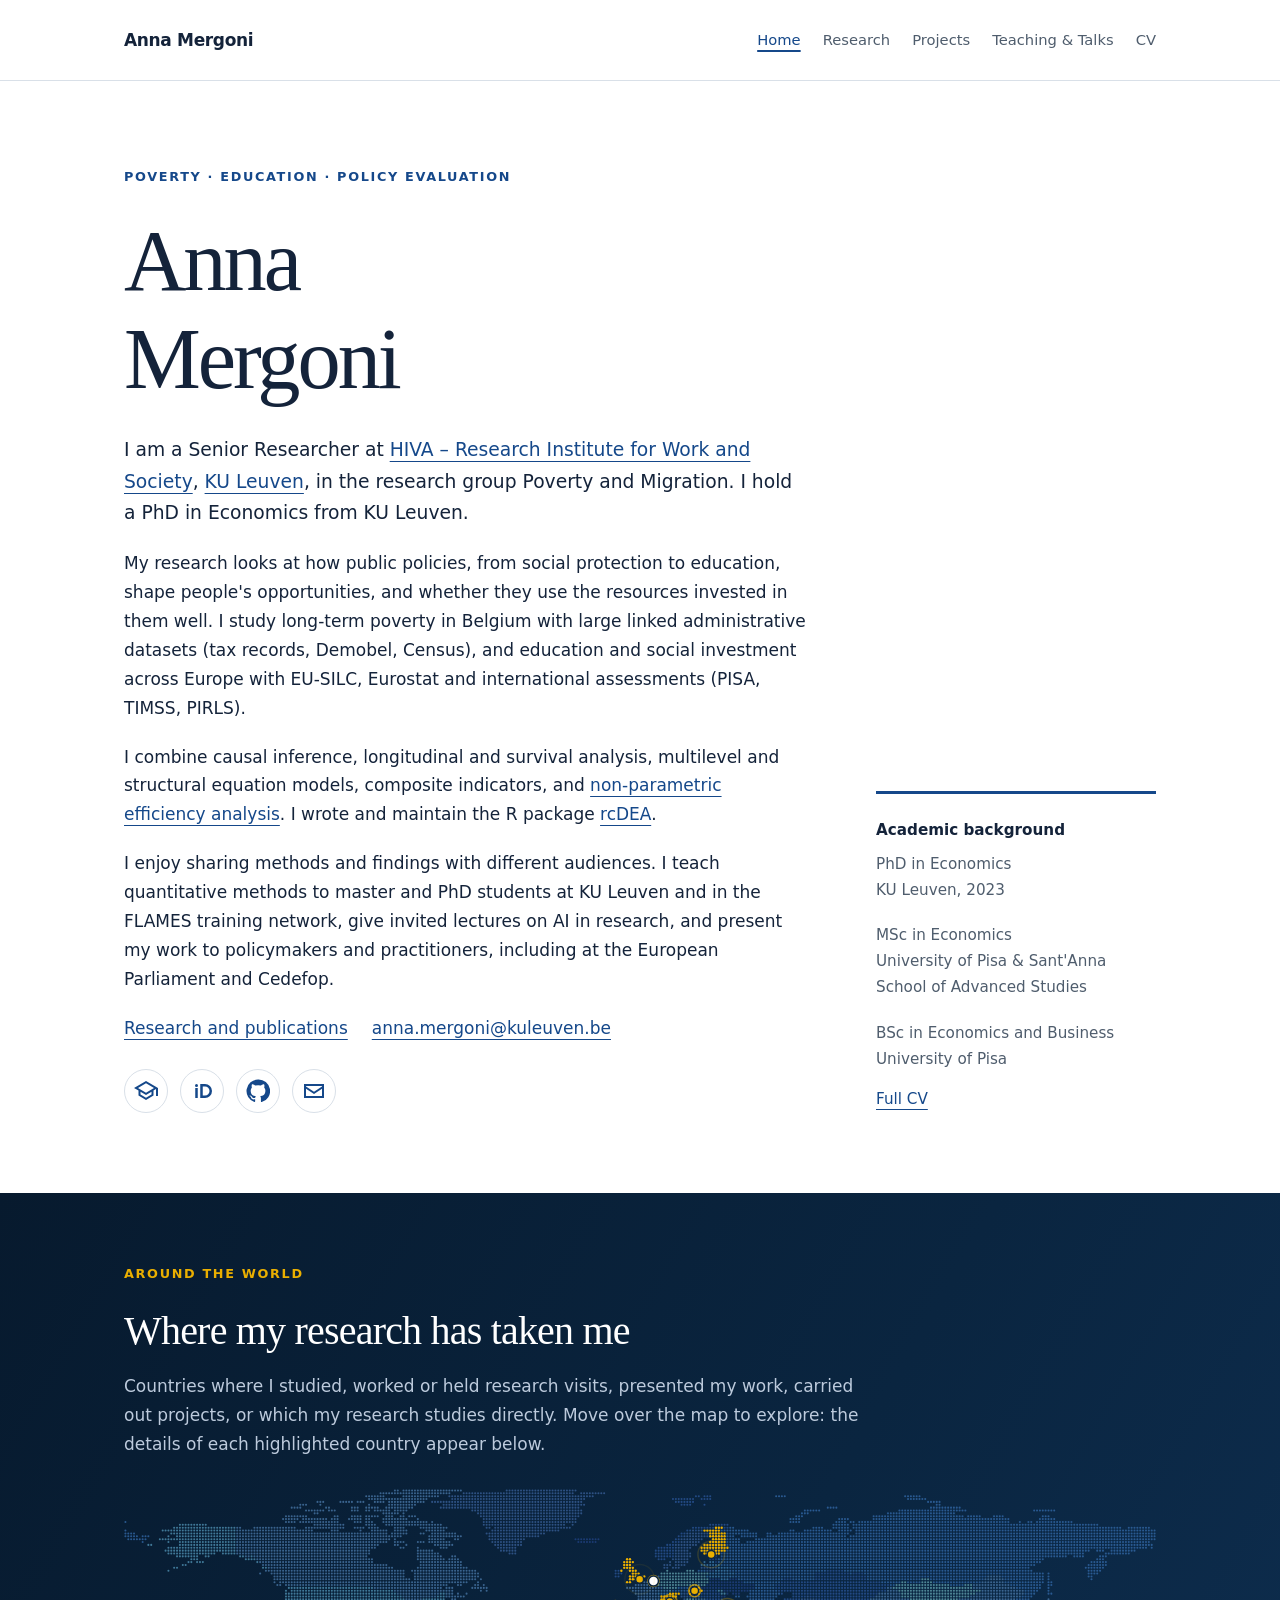
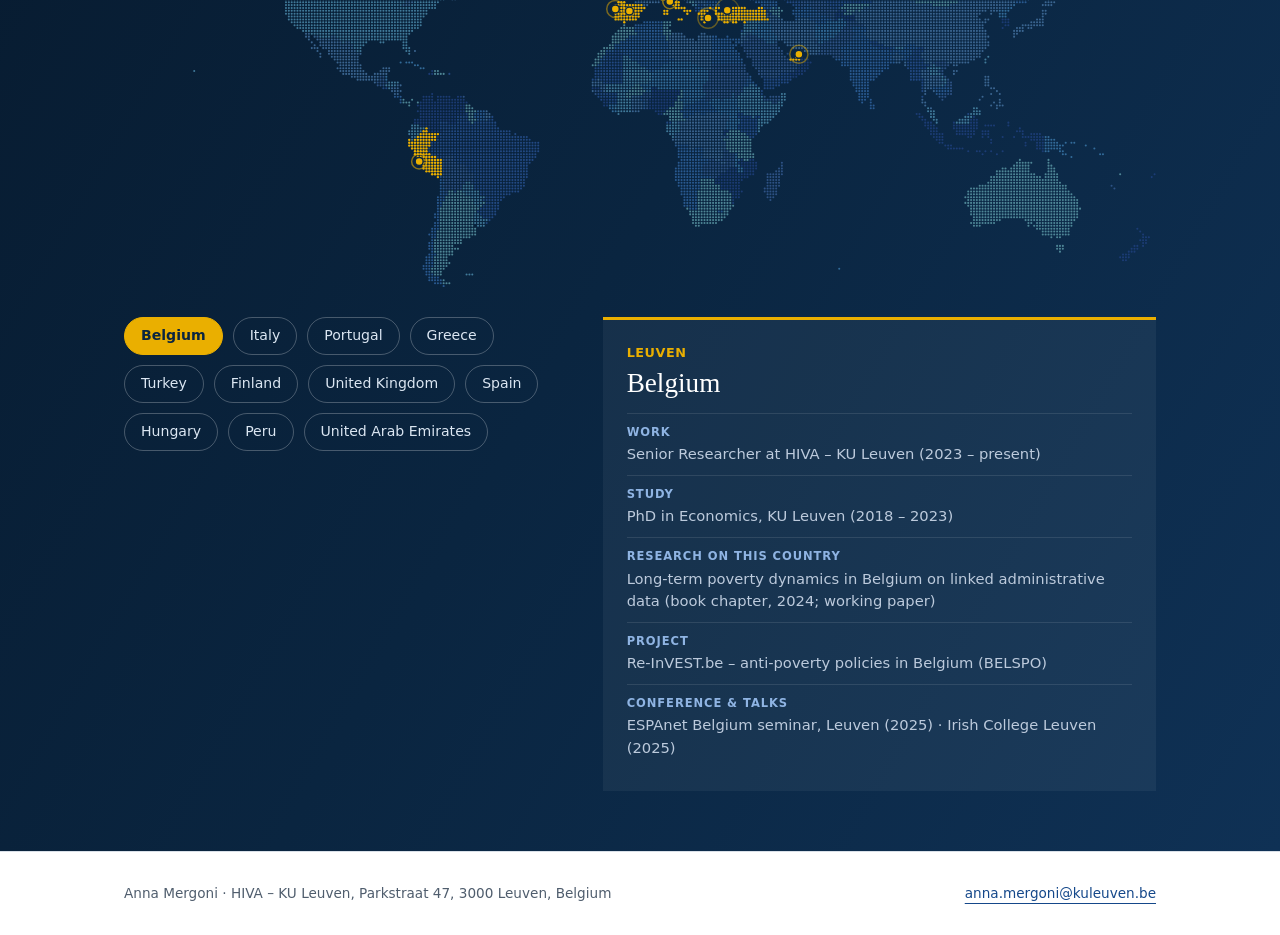
<file: index.html>
<!DOCTYPE html>
<html lang="en">
<head>
  <meta charset="utf-8">
  <meta name="viewport" content="width=device-width, initial-scale=1">
  <title>Anna Mergoni</title>
  <meta name="description" content="Anna Mergoni, Senior Researcher at HIVA – KU Leuven: poverty, social protection, education policy and efficiency analysis.">
  <link href="style.css" rel="stylesheet">
</head>

<body>
  <a class="skip" href="#main">Skip to content</a>

  <header>
    <div class="wrap bar">
      <a class="name" href="index.html">Anna Mergoni</a>
      <nav aria-label="Main navigation">
        <a href="index.html" aria-current="page">Home</a>
        <a href="research.html">Research</a>
        <a href="projects.html">Projects</a>
        <a href="teaching.html">Teaching &amp; Talks</a>
        <a href="cv.html">CV</a>
      </nav>
    </div>
  </header>

  <main id="main">
    <section class="wrap hero">
      <div>
        <p class="eyebrow">Poverty · Education · Policy evaluation</p>

        <h1>Anna<br>Mergoni</h1>

        <p class="intro">
          I am a Senior Researcher at
          <a href="https://hiva.kuleuven.be/en/stafflist/00125884">HIVA – Research Institute for Work and Society</a>,
          <a href="https://www.kuleuven.be/english/">KU Leuven</a>, in the research group Poverty and Migration.
          I hold a PhD in Economics from KU Leuven.
        </p>

        <p>
          My research looks at how public policies, from social protection to education, shape people's
          opportunities, and whether they use the resources invested in them well. I study long-term poverty
          in Belgium with large linked administrative datasets (tax records, Demobel, Census), and education
          and social investment across Europe with EU-SILC, Eurostat and international assessments
          (PISA, TIMSS, PIRLS).
        </p>

        <p>
          I combine causal inference, longitudinal and survival analysis, multilevel and structural
          equation models, composite indicators, and
          <a href="efficiency.html">non-parametric efficiency analysis</a>.
          I wrote and maintain the R package
          <a href="https://cran.r-project.org/package=rcDEA">rcDEA</a>.
        </p>

        <p>
          I enjoy sharing methods and findings with different audiences. I teach quantitative methods to
          master and PhD students at KU Leuven and in the FLAMES training network, give invited lectures
          on AI in research, and present my work to policymakers and practitioners, including at the
          European Parliament and Cedefop.
        </p>

        <div class="cta">
          <a href="research.html">Research and publications</a>
          <a href="mailto:anna.mergoni@kuleuven.be">anna.mergoni@kuleuven.be</a>
        </div>

        <nav class="profiles" aria-label="Academic profiles">
          <a class="profile-icon" href="https://scholar.google.com/citations?user=0TyeB5MAAAAJ" aria-label="Google Scholar profile" title="Google Scholar">
            <svg viewBox="0 0 24 24" aria-hidden="true" focusable="false">
              <path d="M12 2 0 9l4.5 2.6v5L12 21l7.5-4.4v-5L22 10.1V17h2V9L12 2Zm0 2.3L20 9l-8 4.7L4 9l8-4.7Zm-5.5 8.5 5.5 3.2 5.5-3.2v2.7L12 18.7l-5.5-3.2v-2.7Z"/>
            </svg>
          </a>
          <a class="profile-icon" href="https://orcid.org/0000-0002-9128-5341" aria-label="ORCID profile" title="ORCID">
            <svg viewBox="0 0 24 24" aria-hidden="true" focusable="false">
              <circle cx="6.5" cy="6.5" r="1.5"/>
              <path d="M5.25 9h2.5v10h-2.5V9Zm5-4H15a7 7 0 0 1 0 14h-4.75V5Zm2.5 2.5v9H15a4.5 4.5 0 0 0 0-9h-2.25Z"/>
            </svg>
          </a>
          <a class="profile-icon" href="https://github.com/amergoni" aria-label="GitHub profile" title="GitHub">
            <svg viewBox="0 0 24 24" aria-hidden="true" focusable="false">
              <path d="M12 .5a11.5 11.5 0 0 0-3.64 22.41c.58.1.79-.25.79-.56v-2c-3.2.7-3.88-1.37-3.88-1.37-.52-1.33-1.28-1.69-1.28-1.69-1.05-.71.08-.7.08-.7 1.16.08 1.77 1.19 1.77 1.19 1.03 1.77 2.7 1.26 3.36.96.1-.75.4-1.26.73-1.55-2.55-.29-5.24-1.28-5.24-5.68 0-1.26.45-2.28 1.19-3.09-.12-.29-.52-1.46.11-3.05 0 0 .97-.31 3.17 1.18a11 11 0 0 1 5.77 0c2.2-1.49 3.17-1.18 3.17-1.18.63 1.59.23 2.76.11 3.05.74.81 1.19 1.83 1.19 3.09 0 4.41-2.69 5.39-5.25 5.67.41.36.78 1.06.78 2.14v3.17c0 .31.21.67.8.56A11.5 11.5 0 0 0 12 .5Z"/>
            </svg>
          </a>
          <a class="profile-icon" href="mailto:anna.mergoni@kuleuven.be" aria-label="Email" title="Email">
            <svg viewBox="0 0 24 24" aria-hidden="true" focusable="false">
              <path d="M2 5h20v14H2V5Zm2 2v.4l8 5.3 8-5.3V7H4Zm16 2.8-8 5.3-8-5.3V17h16V9.8Z"/>
            </svg>
          </a>
        </nav>
      </div>

      <aside>
        <strong>Academic background</strong>
        <p>PhD in Economics<br>KU Leuven, 2023</p>
        <p>MSc in Economics<br>University of Pisa &amp; Sant'Anna School of Advanced Studies</p>
        <p>BSc in Economics and Business<br>University of Pisa</p>
        <a href="cv.html">Full CV</a>
      </aside>
    </section>

    <section class="places" aria-labelledby="places-title">
      <div class="wrap">
        <div class="places-head">
          <p class="eyebrow">Around the world</p>
          <h2 id="places-title">Where my research has taken me</h2>
          <p>Countries where I studied, worked or held research visits, presented my work, carried out
            projects, or which my research studies directly. Move over the map to explore: the details of
            each highlighted country appear below.</p>
        </div>
        <div class="map-frame">
          <canvas id="world-canvas" role="img" aria-label="World map highlighting the countries connected to my work. The same information is available through the country buttons below."></canvas>
          <div class="map-tip" id="map-tip" hidden></div>
        </div>
        <div class="places-grid">
          <div class="place-list" id="place-list" role="group" aria-label="Countries"></div>
          <div class="place-panel" id="place-panel" aria-live="polite"></div>
        </div>
      </div>
    </section>
  </main>

  <script src="world-dots.js"></script>
  <script src="map.js"></script>

  <footer>
    <div class="wrap">
      <span>Anna Mergoni · HIVA – KU Leuven, Parkstraat 47, 3000 Leuven, Belgium</span>
      <a href="mailto:anna.mergoni@kuleuven.be">anna.mergoni@kuleuven.be</a>
    </div>
  </footer>
</body>
</html>
</file>
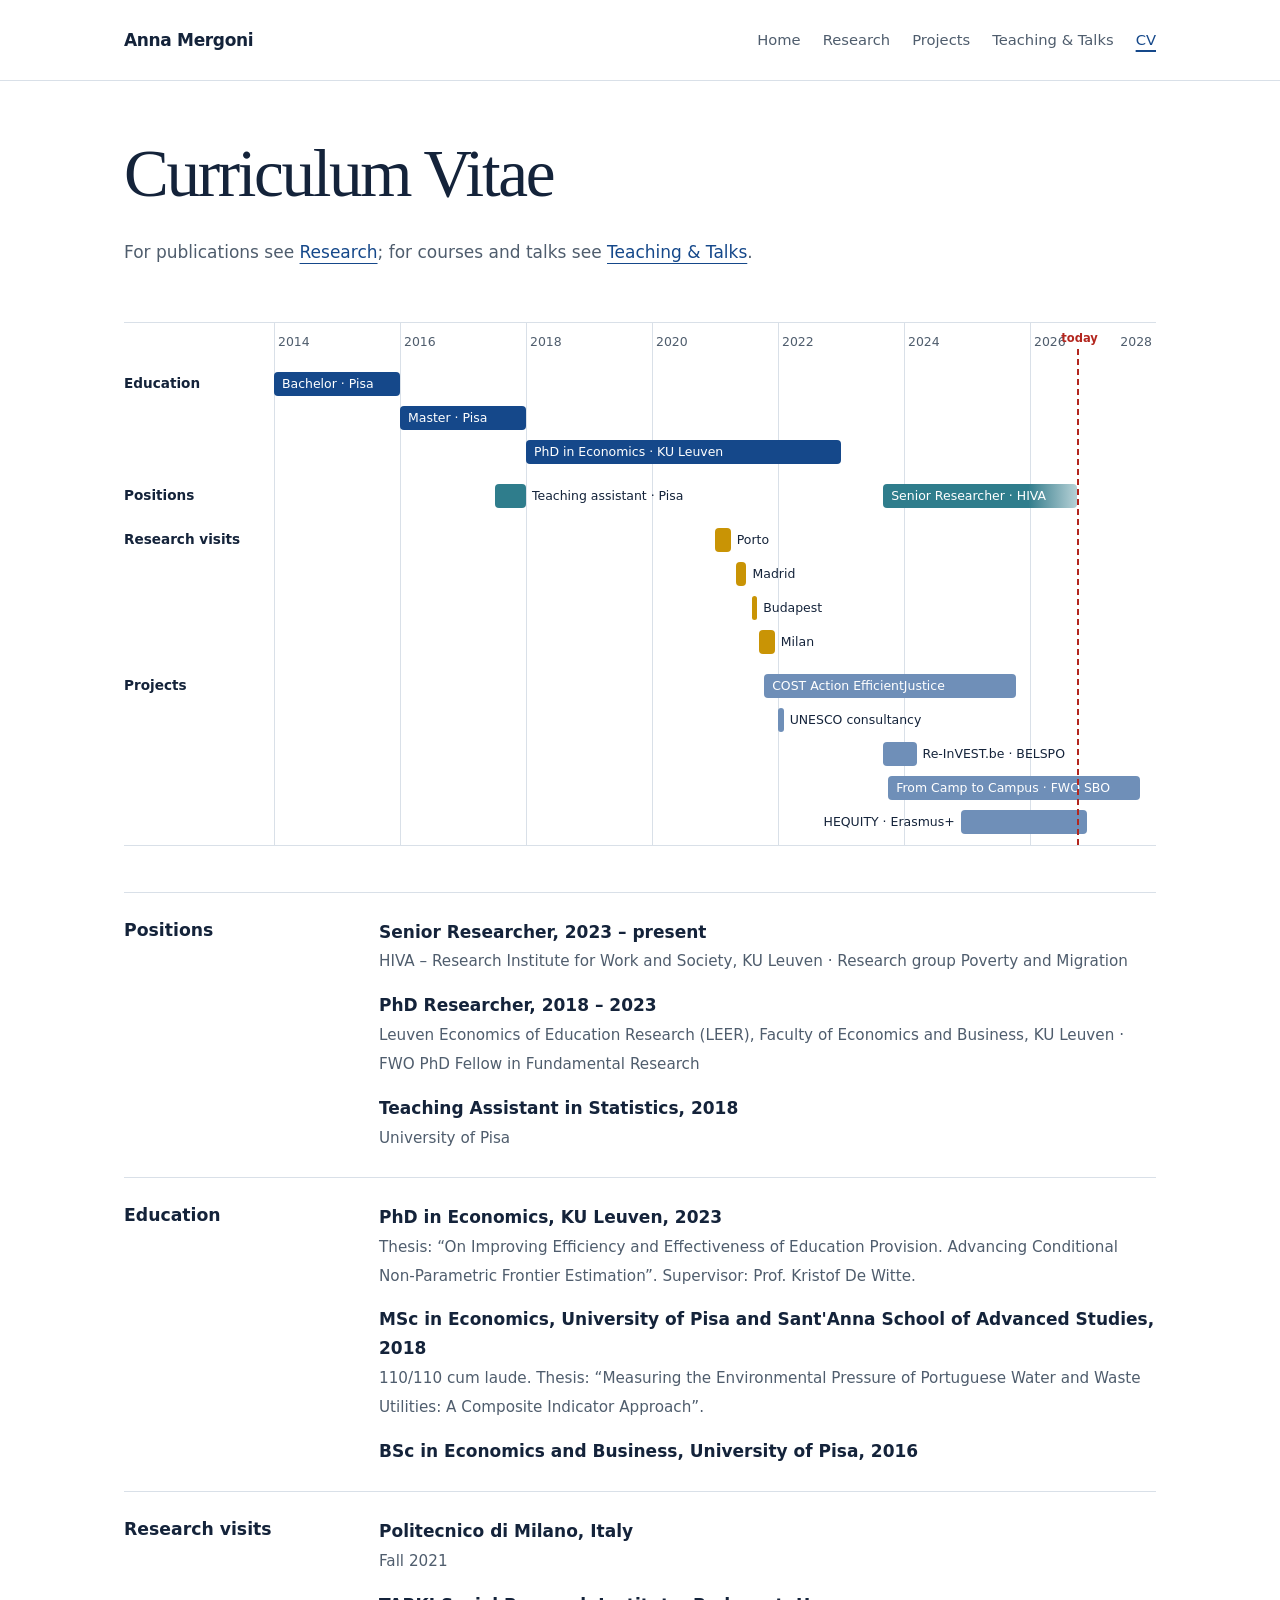
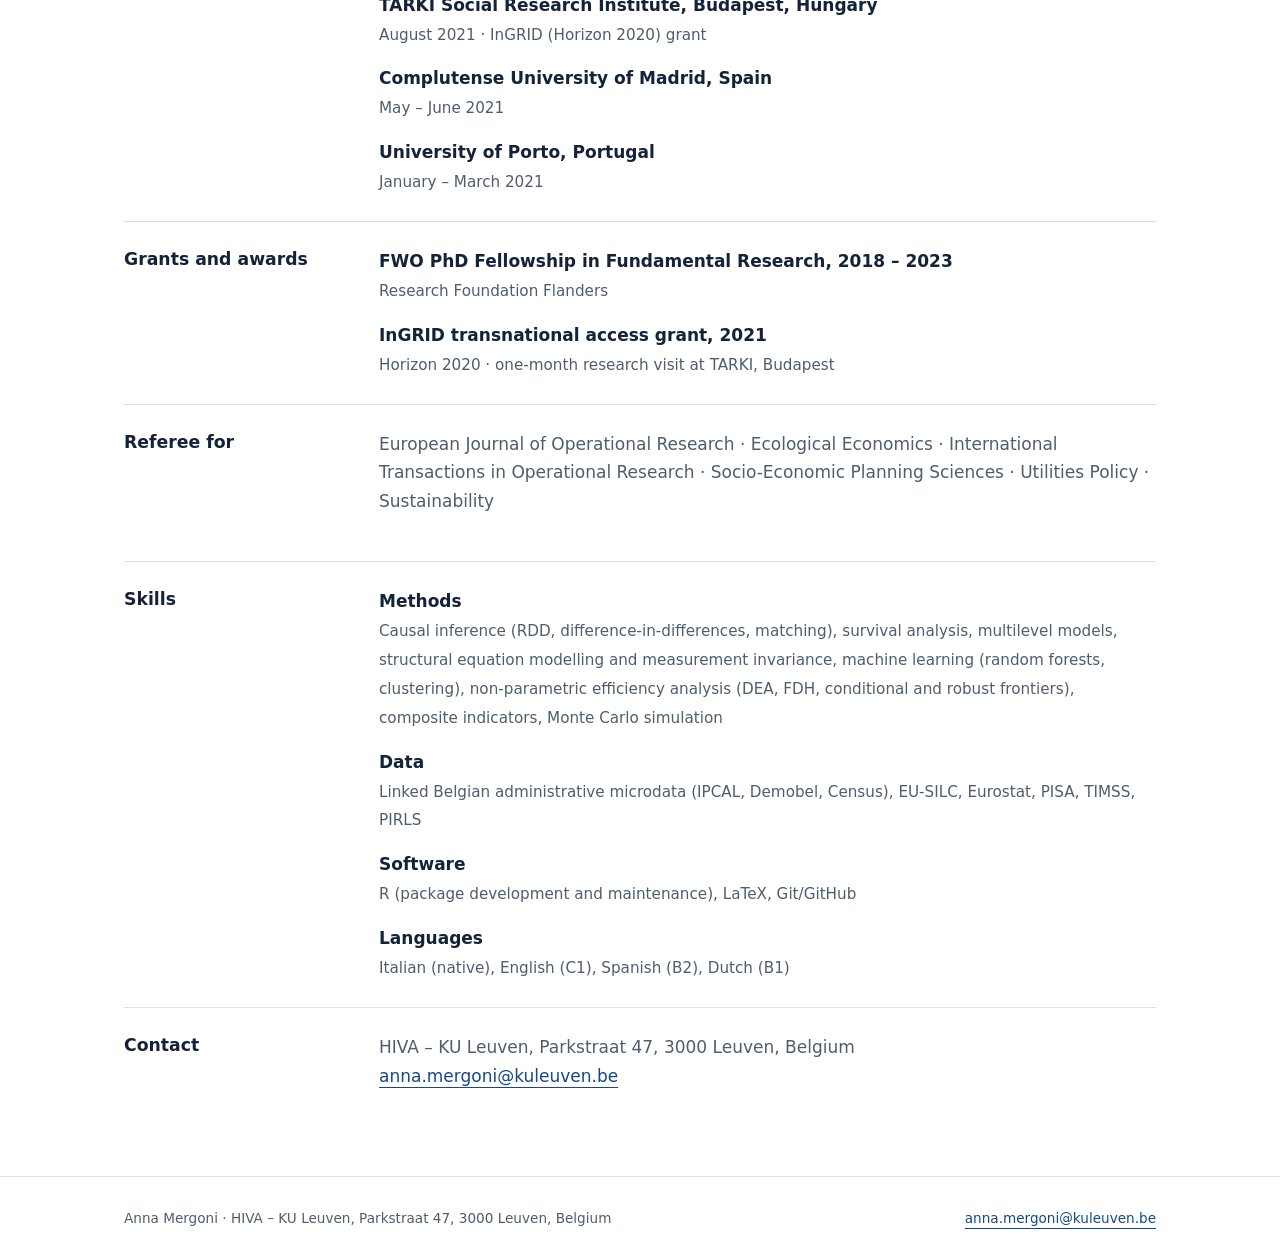
<file: cv.html>
<!DOCTYPE html>
<html lang="en">
<head>
  <meta charset="utf-8">
  <meta name="viewport" content="width=device-width, initial-scale=1">
  <title>CV | Anna Mergoni</title>
  <meta name="description" content="Curriculum vitae of Anna Mergoni.">
  <link href="style.css" rel="stylesheet">
</head>

<body>
  <a class="skip" href="#main">Skip to content</a>

  <header>
    <div class="wrap bar">
      <a class="name" href="index.html">Anna Mergoni</a>
      <nav aria-label="Main navigation">
        <a href="index.html">Home</a>
        <a href="research.html">Research</a>
        <a href="projects.html">Projects</a>
        <a href="teaching.html">Teaching &amp; Talks</a>
        <a href="cv.html" aria-current="page">CV</a>
      </nav>
    </div>
  </header>

  <main class="wrap" id="main">
    <div class="page-head">
      <h1>Curriculum Vitae</h1>
      <p>
        For publications see <a href="research.html">Research</a>; for courses and talks see
        <a href="teaching.html">Teaching &amp; Talks</a>.
      </p>
    </div>

    <p class="tl-hint">Swipe sideways to see the full timeline.</p>
    <section class="timeline-wrap" aria-labelledby="timeline-title">
      <h2 id="timeline-title" class="visually-hidden">Timeline</h2>
      <div class="timeline" role="list">
        <div class="tl-axis" aria-hidden="true"><span></span><span style="--s:2014">2014</span><span style="--s:2016">2016</span><span style="--s:2018">2018</span><span style="--s:2020">2020</span><span style="--s:2022">2022</span><span style="--s:2024">2024</span><span style="--s:2026">2026</span><span style="--s:2028">2028</span></div>
        <div class="tl-row tl-edu tl-first" role="listitem">
          <span class="tl-label">Education</span>
          <div class="tl-track">
            <span class="tl-bar " style="--s:2014;--e:2016" title="Bachelor in Economics and Business, University of Pisa, 2014 – 2016"><span>Bachelor · Pisa</span></span>
          </div>
        </div>
        <div class="tl-row tl-edu" role="listitem">
          <span class="tl-label"></span>
          <div class="tl-track">
            <span class="tl-bar " style="--s:2016;--e:2018" title="Master in Economics, University of Pisa and Sant'Anna School of Advanced Studies, 2016 – 2018, 110/110 cum laude"><span>Master · Pisa</span></span>
          </div>
        </div>
        <div class="tl-row tl-edu" role="listitem">
          <span class="tl-label"></span>
          <div class="tl-track">
            <span class="tl-bar " style="--s:2018;--e:2023" title="PhD in Economics, KU Leuven, 2018 – 2023, FWO PhD Fellowship"><span>PhD in Economics · KU Leuven</span></span>
          </div>
        </div>
        <div class="tl-row tl-pos tl-first" role="listitem">
          <span class="tl-label">Positions</span>
          <div class="tl-track">
            <span class="tl-bar out" style="--s:2017.5;--e:2018" title="Teaching assistant in Statistics, University of Pisa, during the second year of the Master"><span>Teaching assistant · Pisa</span></span>
            <span class="tl-bar now" style="--s:2023.67;--e:2026.75" title="Since 2023, research group Poverty and Migration"><span>Senior Researcher · HIVA</span></span>
          </div>
        </div>
        <div class="tl-row tl-vis tl-first" role="listitem">
          <span class="tl-label">Research visits</span>
          <div class="tl-track">
            <span class="tl-bar out" style="--s:2021.0;--e:2021.25" title="University of Porto, January – March 2021"><span>Porto</span></span>
          </div>
        </div>
        <div class="tl-row tl-vis" role="listitem">
          <span class="tl-label"></span>
          <div class="tl-track">
            <span class="tl-bar out" style="--s:2021.33;--e:2021.5" title="Complutense University of Madrid, May – June 2021"><span>Madrid</span></span>
          </div>
        </div>
        <div class="tl-row tl-vis" role="listitem">
          <span class="tl-label"></span>
          <div class="tl-track">
            <span class="tl-bar out" style="--s:2021.58;--e:2021.67" title="TARKI Social Research Institute, August 2021"><span>Budapest</span></span>
          </div>
        </div>
        <div class="tl-row tl-vis" role="listitem">
          <span class="tl-label"></span>
          <div class="tl-track">
            <span class="tl-bar out" style="--s:2021.7;--e:2021.95" title="Politecnico di Milano, Fall 2021"><span>Milan</span></span>
          </div>
        </div>
        <div class="tl-row tl-proj tl-first" role="listitem">
          <span class="tl-label">Projects</span>
          <div class="tl-track">
            <span class="tl-bar " style="--s:2021.78;--e:2025.78" title="COST Action CA20131, member until October 2025"><span>COST Action EfficientJustice</span></span>
          </div>
        </div>
        <div class="tl-row tl-proj" role="listitem">
          <span class="tl-label"></span>
          <div class="tl-track">
            <span class="tl-bar out" style="--s:2022;--e:2022.09" title="Consultancy for UNESCO RCEP, Sharjah: Measuring and Improving Productive Efficiency in Education in the UAE (early 2022, about one month)"><span>UNESCO consultancy</span></span>
          </div>
        </div>
        <div class="tl-row tl-proj" role="listitem">
          <span class="tl-label"></span>
          <div class="tl-track">
            <span class="tl-bar out" style="--s:2023.67;--e:2024.2" title="Anti-poverty policies in Belgium (BELSPO). Project December 2019 – March 2024; my involvement from September 2023"><span>Re-InVEST.be · BELSPO</span></span>
          </div>
        </div>
        <div class="tl-row tl-proj" role="listitem">
          <span class="tl-label"></span>
          <div class="tl-track">
            <span class="tl-bar " style="--s:2023.75;--e:2027.75" title="FWO Strategic Basic Research, October 2023 – September 2027"><span>From Camp to Campus · FWO SBO</span></span>
          </div>
        </div>
        <div class="tl-row tl-proj" role="listitem">
          <span class="tl-label"></span>
          <div class="tl-track">
            <span class="tl-bar left" style="--s:2024.9;--e:2026.9" title="Erasmus+ KA220-HED, two-year project 2024 – 2026"><span>HEQUITY · Erasmus+</span></span>
          </div>
        </div>
        <div class="tl-now" style="--s:2026.75" aria-hidden="true"><span>today</span></div>
      </div>
    </section>

    <section class="cv-grid">
      <h2>Positions</h2>
      <div>
        <div class="entry">
          <strong>Senior Researcher, 2023 – present</strong>
          <span>HIVA – Research Institute for Work and Society, KU Leuven · Research group Poverty and Migration</span>
        </div>
        <div class="entry">
          <strong>PhD Researcher, 2018 – 2023</strong>
          <span>Leuven Economics of Education Research (LEER), Faculty of Economics and Business, KU Leuven · FWO PhD Fellow in Fundamental Research</span>
        </div>
        <div class="entry">
          <strong>Teaching Assistant in Statistics, 2018</strong>
          <span>University of Pisa</span>
        </div>
      </div>
    </section>

    <section class="cv-grid">
      <h2>Education</h2>
      <div>
        <div class="entry">
          <strong>PhD in Economics, KU Leuven, 2023</strong>
          <span>Thesis: “On Improving Efficiency and Effectiveness of Education Provision. Advancing Conditional Non-Parametric Frontier Estimation”. Supervisor: Prof. Kristof De Witte.</span>
        </div>
        <div class="entry">
          <strong>MSc in Economics, University of Pisa and Sant'Anna School of Advanced Studies, 2018</strong>
          <span>110/110 cum laude. Thesis: “Measuring the Environmental Pressure of Portuguese Water and Waste Utilities: A Composite Indicator Approach”.</span>
        </div>
        <div class="entry">
          <strong>BSc in Economics and Business, University of Pisa, 2016</strong>
        </div>
      </div>
    </section>

    <section class="cv-grid">
      <h2>Research visits</h2>
      <div>
        <div class="entry"><strong>Politecnico di Milano, Italy</strong><span>Fall 2021</span></div>
        <div class="entry"><strong>TARKI Social Research Institute, Budapest, Hungary</strong><span>August 2021 · InGRID (Horizon 2020) grant</span></div>
        <div class="entry"><strong>Complutense University of Madrid, Spain</strong><span>May – June 2021</span></div>
        <div class="entry"><strong>University of Porto, Portugal</strong><span>January – March 2021</span></div>
      </div>
    </section>

    <section class="cv-grid">
      <h2>Grants and awards</h2>
      <div>
        <div class="entry">
          <strong>FWO PhD Fellowship in Fundamental Research, 2018 – 2023</strong>
          <span>Research Foundation Flanders</span>
        </div>
        <div class="entry">
          <strong>InGRID transnational access grant, 2021</strong>
          <span>Horizon 2020 · one-month research visit at TARKI, Budapest</span>
        </div>
      </div>
    </section>

    <section class="cv-grid">
      <h2>Referee for</h2>
      <p class="quiet">
        European Journal of Operational Research · Ecological Economics · International Transactions in
        Operational Research · Socio-Economic Planning Sciences · Utilities Policy · Sustainability
      </p>
    </section>

    <section class="cv-grid">
      <h2>Skills</h2>
      <div>
        <div class="entry">
          <strong>Methods</strong>
          <span>Causal inference (RDD, difference-in-differences, matching), survival analysis, multilevel models, structural equation modelling and measurement invariance, machine learning (random forests, clustering), non-parametric efficiency analysis (DEA, FDH, conditional and robust frontiers), composite indicators, Monte Carlo simulation</span>
        </div>
        <div class="entry">
          <strong>Data</strong>
          <span>Linked Belgian administrative microdata (IPCAL, Demobel, Census), EU-SILC, Eurostat, PISA, TIMSS, PIRLS</span>
        </div>
        <div class="entry">
          <strong>Software</strong>
          <span>R (package development and maintenance), LaTeX, Git/GitHub</span>
        </div>
        <div class="entry">
          <strong>Languages</strong>
          <span>Italian (native), English (C1), Spanish (B2), Dutch (B1)</span>
        </div>
      </div>
    </section>

    <section class="cv-grid">
      <h2>Contact</h2>
      <p class="quiet">
        HIVA – KU Leuven, Parkstraat 47, 3000 Leuven, Belgium<br>
        <a href="mailto:anna.mergoni@kuleuven.be">anna.mergoni@kuleuven.be</a>
      </p>
    </section>
  </main>

  <script>
    // On narrow screens, start the timeline at the most recent years
    window.addEventListener("load", () => {
      const tl = document.querySelector(".timeline-wrap");
      if (tl && matchMedia("(max-width: 800px)").matches) tl.scrollLeft = tl.scrollWidth;
    });
  </script>

  <footer>
    <div class="wrap">
      <span>Anna Mergoni · HIVA – KU Leuven, Parkstraat 47, 3000 Leuven, Belgium</span>
      <a href="mailto:anna.mergoni@kuleuven.be">anna.mergoni@kuleuven.be</a>
    </div>
  </footer>
</body>
</html>
</file>
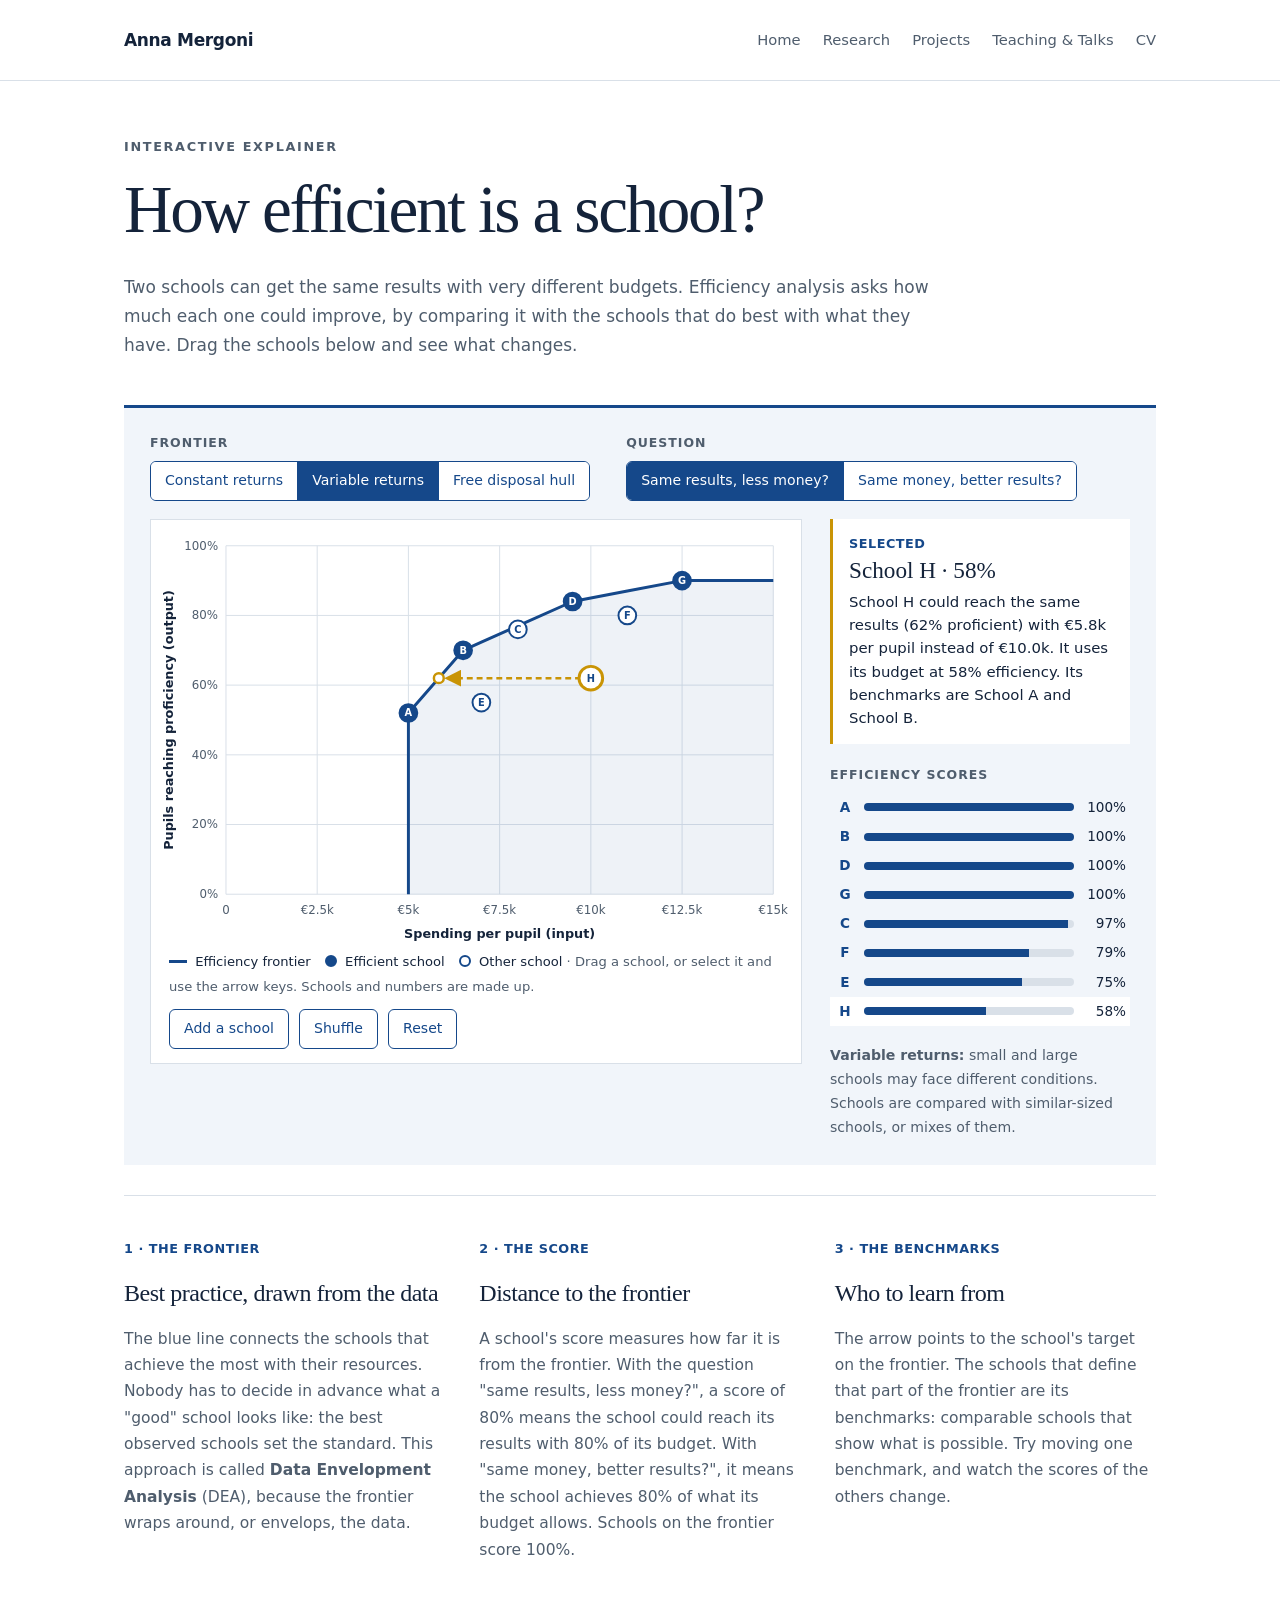
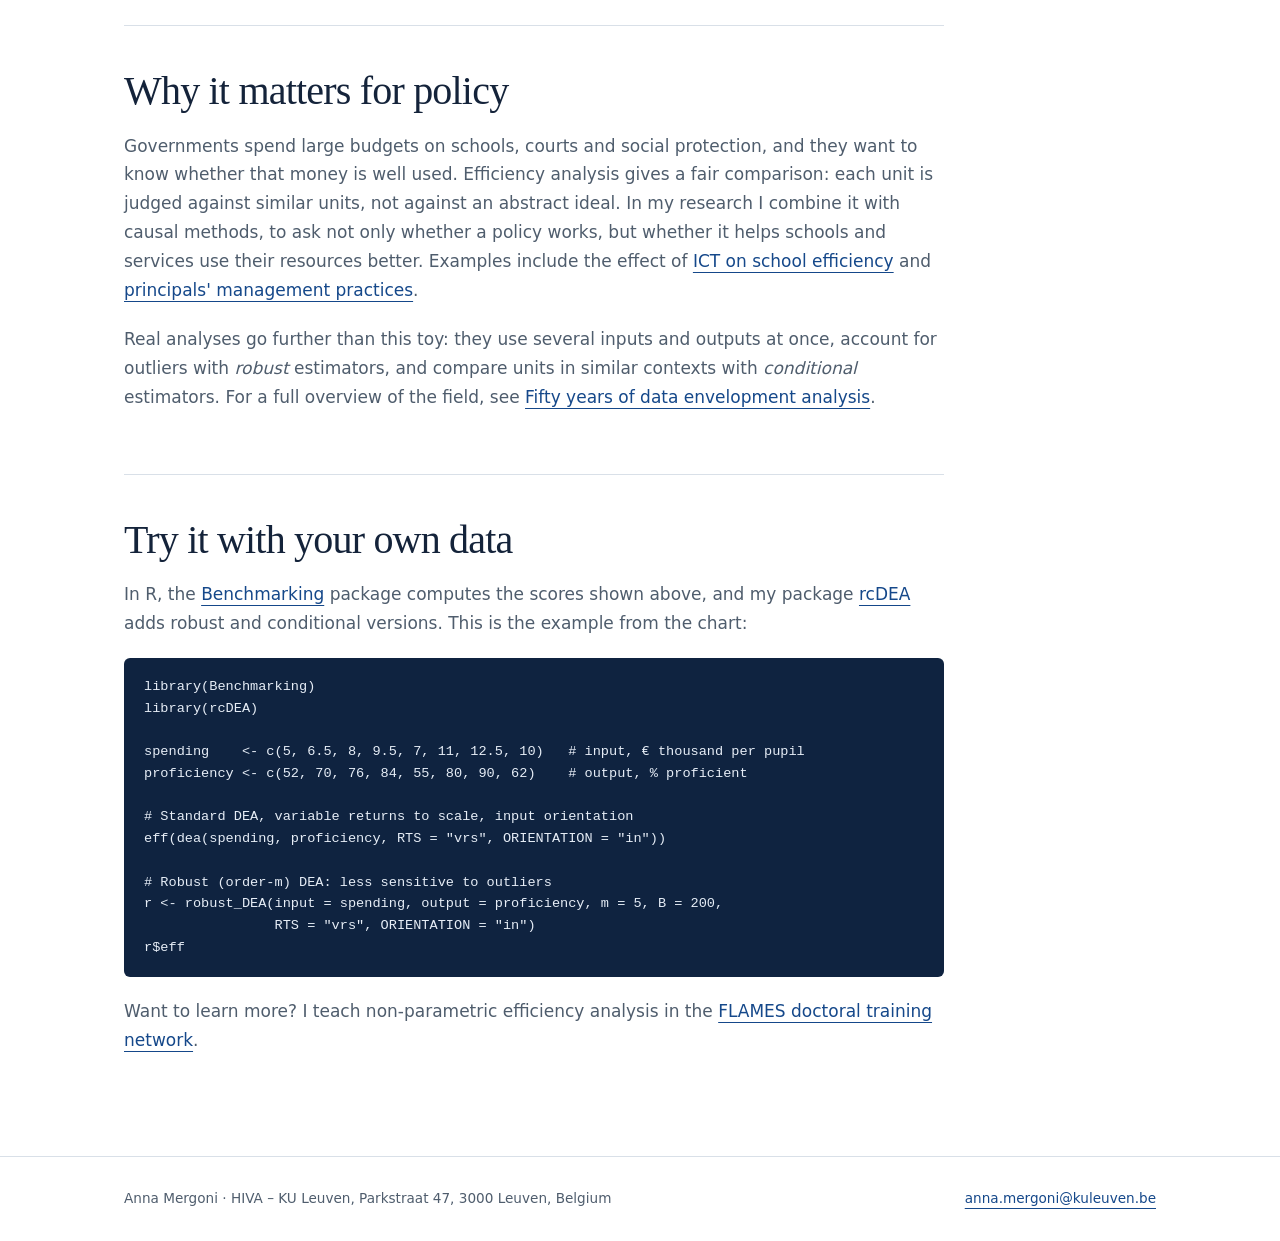
<file: efficiency.html>
<!DOCTYPE html>
<html lang="en">
<head>
  <meta charset="utf-8">
  <meta name="viewport" content="width=device-width, initial-scale=1">
  <title>How efficient is a school? | Anna Mergoni</title>
  <meta name="description" content="An interactive explainer of efficiency analysis (Data Envelopment Analysis): drag the schools and watch the efficiency frontier and scores update.">
  <link href="style.css" rel="stylesheet">
</head>

<body>
  <a class="skip" href="#main">Skip to content</a>

  <header>
    <div class="wrap bar">
      <a class="name" href="index.html">Anna Mergoni</a>
      <nav aria-label="Main navigation">
        <a href="index.html">Home</a>
        <a href="research.html">Research</a>
        <a href="projects.html">Projects</a>
        <a href="teaching.html">Teaching &amp; Talks</a>
        <a href="cv.html">CV</a>
      </nav>
    </div>
  </header>

  <main class="wrap" id="main">
    <div class="page-head">
      <p class="eyebrow">Interactive explainer</p>
      <h1>How efficient is a school?</h1>
      <p>
        Two schools can get the same results with very different budgets. Efficiency analysis asks
        how much each one could improve, by comparing it with the schools that do best with what they have.
        Drag the schools below and see what changes.
      </p>
    </div>

    <section class="dea" aria-label="Interactive efficiency chart">
      <div class="dea-controls">
        <div>
          <span class="dea-control-label" id="dea-model-label">Frontier</span>
          <div class="segmented" id="dea-model" role="group" aria-labelledby="dea-model-label">
            <button type="button" data-v="crs" aria-pressed="false">Constant returns</button>
            <button type="button" data-v="vrs" aria-pressed="true">Variable returns</button>
            <button type="button" data-v="fdh" aria-pressed="false">Free disposal hull</button>
          </div>
        </div>
        <div>
          <span class="dea-control-label" id="dea-orient-label">Question</span>
          <div class="segmented" id="dea-orient" role="group" aria-labelledby="dea-orient-label">
            <button type="button" data-v="in" aria-pressed="true">Same results, less money?</button>
            <button type="button" data-v="out" aria-pressed="false">Same money, better results?</button>
          </div>
        </div>
      </div>

      <div class="dea-grid-layout">
        <figure class="dea-figure">
          <svg id="dea-chart" viewBox="0 0 640 420" role="group" aria-label="Schools plotted by spending per pupil and share of proficient pupils, with the efficiency frontier">
            <defs>
              <marker id="dea-arrow" viewBox="0 0 10 10" refX="8" refY="5" markerWidth="7" markerHeight="7" orient="auto-start-reverse">
                <path d="M0,0 L10,5 L0,10 z" class="dea-arrowhead"/>
              </marker>
            </defs>
          </svg>
          <figcaption>
            <span class="key key-frontier"></span> Efficiency frontier
            <span class="key key-efficient"></span> Efficient school
            <span class="key key-other"></span> Other school
            <span class="quiet">· Drag a school, or select it and use the arrow keys. Schools and numbers are made up.</span>
          </figcaption>
          <div class="dea-buttons">
            <button type="button" id="dea-add">Add a school</button>
            <button type="button" id="dea-shuffle">Shuffle</button>
            <button type="button" id="dea-reset">Reset</button>
          </div>
        </figure>

        <aside class="dea-side">
          <div class="dea-selected" id="dea-selected" aria-live="polite"></div>
          <p class="dea-control-label">Efficiency scores</p>
          <ol class="dea-ranking" id="dea-ranking"></ol>
          <div class="dea-model-note">
            <p data-show-dea-model="crs" hidden><strong>Constant returns:</strong> a school twice as big should achieve twice as much. The frontier is the straight line through the school with the best results per euro.</p>
            <p data-show-dea-model="vrs"><strong>Variable returns:</strong> small and large schools may face different conditions. Schools are compared with similar-sized schools, or mixes of them.</p>
            <p data-show-dea-model="fdh" hidden><strong>Free disposal hull:</strong> schools are only compared with real schools that do at least as well, never with mixes. The frontier becomes a staircase.</p>
          </div>
        </aside>
      </div>
    </section>

    <section class="section explain">
      <div class="explain-grid">
        <article>
          <p class="label">1 · The frontier</p>
          <h2>Best practice, drawn from the data</h2>
          <p>
            The blue line connects the schools that achieve the most with their resources. Nobody has to
            decide in advance what a "good" school looks like: the best observed schools set the standard.
            This approach is called <strong>Data Envelopment Analysis</strong> (DEA), because the frontier
            wraps around, or envelops, the data.
          </p>
        </article>
        <article>
          <p class="label">2 · The score</p>
          <h2>Distance to the frontier</h2>
          <p>
            A school's score measures how far it is from the frontier. With the question "same results,
            less money?", a score of 80% means the school could reach its results with 80% of its budget.
            With "same money, better results?", it means the school achieves 80% of what its budget allows.
            Schools on the frontier score 100%.
          </p>
        </article>
        <article>
          <p class="label">3 · The benchmarks</p>
          <h2>Who to learn from</h2>
          <p>
            The arrow points to the school's target on the frontier. The schools that define that part of
            the frontier are its benchmarks: comparable schools that show what is possible. Try moving one
            benchmark, and watch the scores of the others change.
          </p>
        </article>
      </div>
    </section>

    <section class="section explain-wide">
      <h2>Why it matters for policy</h2>
      <p>
        Governments spend large budgets on schools, courts and social protection, and they want to know
        whether that money is well used. Efficiency analysis gives a fair comparison: each unit is judged
        against similar units, not against an abstract ideal. In my research I combine it with causal
        methods, to ask not only whether a policy works, but whether it helps schools and services use
        their resources better. Examples include the effect of
        <a href="https://doi.org/10.1016/j.omega.2023.102891">ICT on school efficiency</a> and
        <a href="https://doi.org/10.1016/j.ejor.2025.06.020">principals' management practices</a>.
      </p>
      <p>
        Real analyses go further than this toy: they use several inputs and outputs at once, account for
        outliers with <em>robust</em> estimators, and compare units in similar contexts with
        <em>conditional</em> estimators. For a full overview of the field, see
        <a href="https://doi.org/10.1016/j.ejor.2024.12.049">Fifty years of data envelopment analysis</a>.
      </p>
    </section>

    <section class="section explain-wide">
      <h2>Try it with your own data</h2>
      <p>
        In R, the <a href="https://cran.r-project.org/package=Benchmarking">Benchmarking</a> package computes
        the scores shown above, and my package <a href="https://cran.r-project.org/package=rcDEA">rcDEA</a>
        adds robust and conditional versions. This is the example from the chart:
      </p>
<pre class="code"><code>library(Benchmarking)
library(rcDEA)

spending    &lt;- c(5, 6.5, 8, 9.5, 7, 11, 12.5, 10)   # input, € thousand per pupil
proficiency &lt;- c(52, 70, 76, 84, 55, 80, 90, 62)    # output, % proficient

# Standard DEA, variable returns to scale, input orientation
eff(dea(spending, proficiency, RTS = "vrs", ORIENTATION = "in"))

# Robust (order-m) DEA: less sensitive to outliers
r &lt;- robust_DEA(input = spending, output = proficiency, m = 5, B = 200,
                RTS = "vrs", ORIENTATION = "in")
r$eff</code></pre>
      <p class="quiet">
        Want to learn more? I teach non-parametric efficiency analysis in the
        <a href="teaching.html">FLAMES doctoral training network</a>.
      </p>
    </section>
  </main>

  <footer>
    <div class="wrap">
      <span>Anna Mergoni · HIVA – KU Leuven, Parkstraat 47, 3000 Leuven, Belgium</span>
      <a href="mailto:anna.mergoni@kuleuven.be">anna.mergoni@kuleuven.be</a>
    </div>
  </footer>

  <script src="efficiency.js"></script>
</body>
</html>
</file>
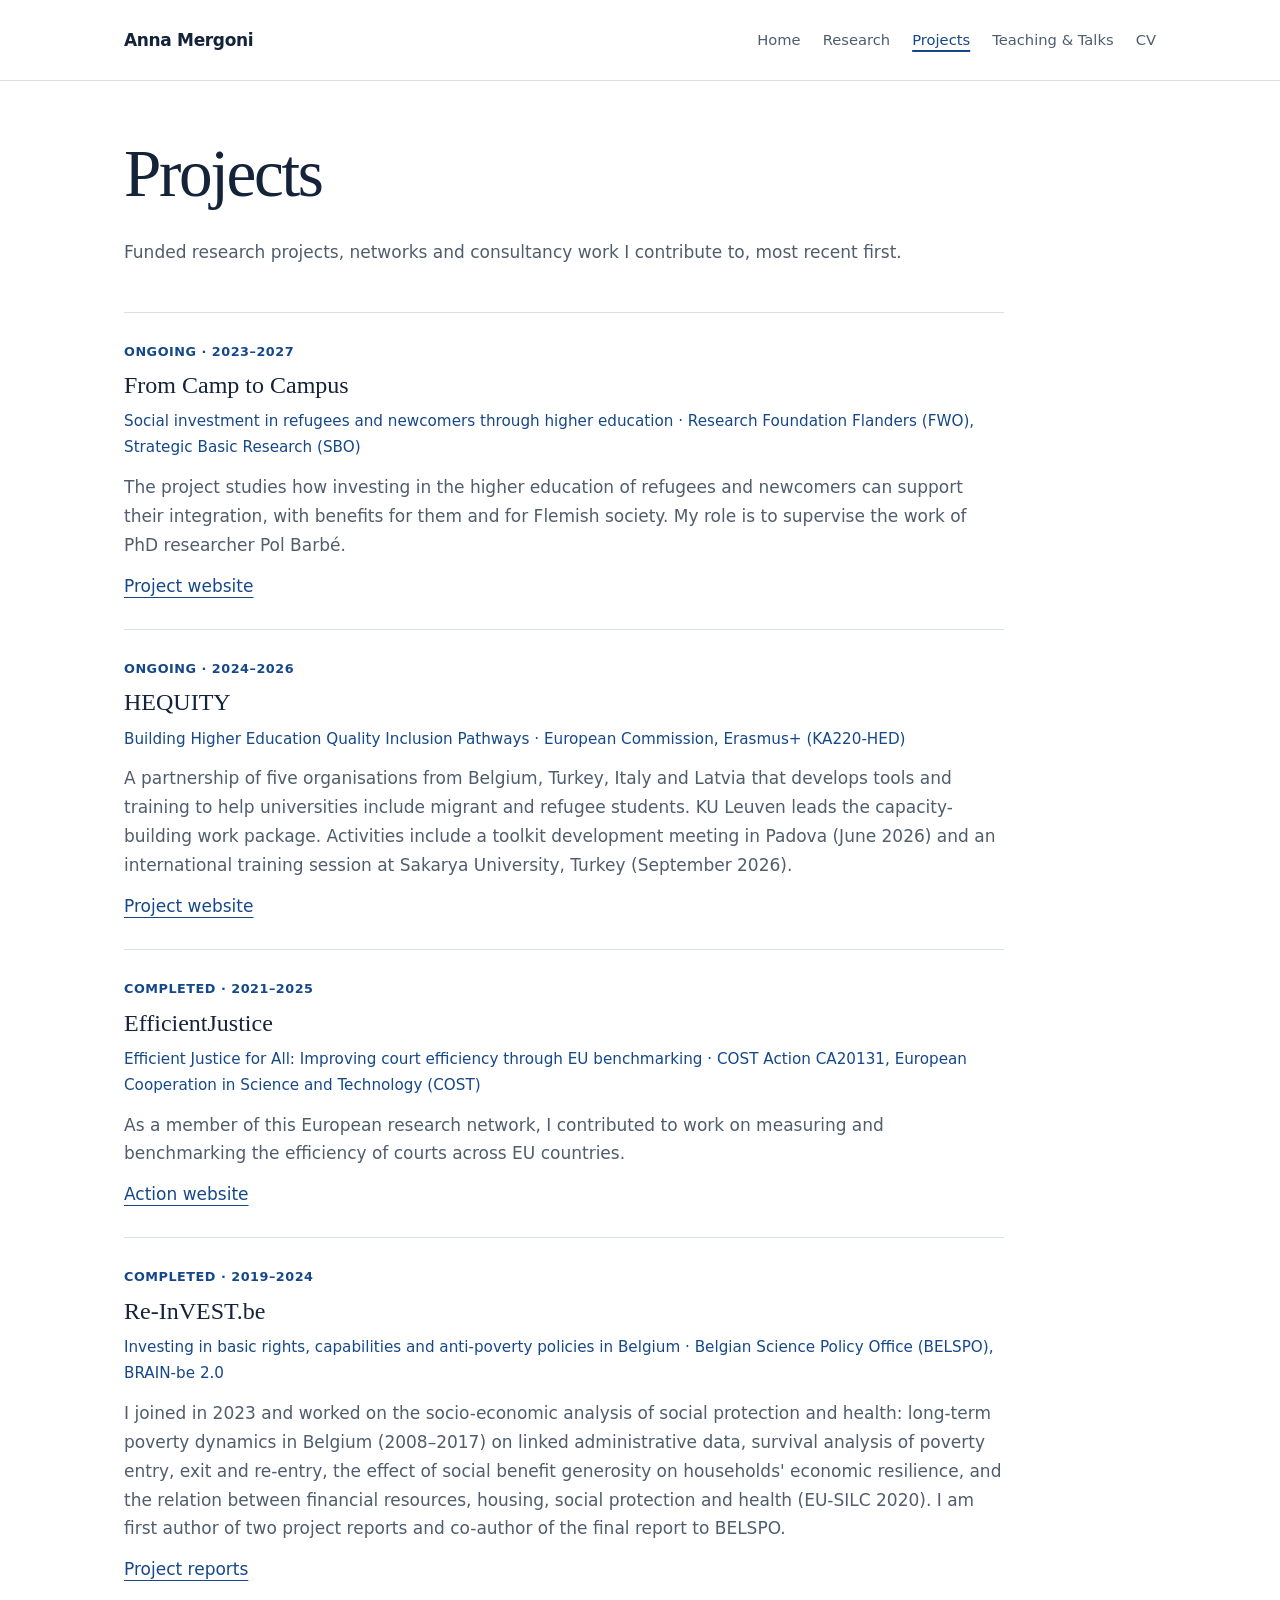
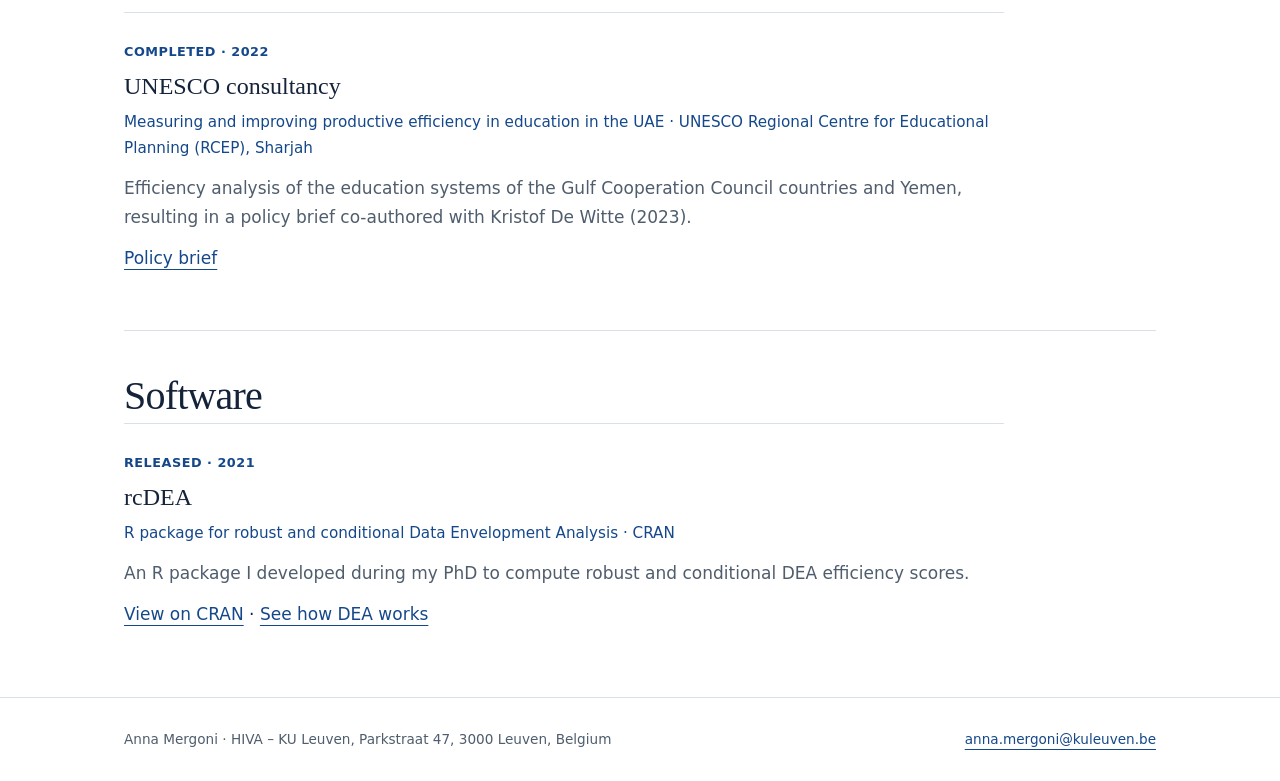
<file: projects.html>
<!DOCTYPE html>
<html lang="en">
<head>
  <meta charset="utf-8">
  <meta name="viewport" content="width=device-width, initial-scale=1">
  <title>Projects | Anna Mergoni</title>
  <meta name="description" content="Research projects and consultancy of Anna Mergoni.">
  <link href="style.css" rel="stylesheet">
</head>

<body>
  <a class="skip" href="#main">Skip to content</a>

  <header>
    <div class="wrap bar">
      <a class="name" href="index.html">Anna Mergoni</a>
      <nav aria-label="Main navigation">
        <a href="index.html">Home</a>
        <a href="research.html">Research</a>
        <a href="projects.html" aria-current="page">Projects</a>
        <a href="teaching.html">Teaching &amp; Talks</a>
        <a href="cv.html">CV</a>
      </nav>
    </div>
  </header>

  <main class="wrap" id="main">
    <div class="page-head">
      <h1>Projects</h1>
      <p>
        Funded research projects, networks and consultancy work I contribute to, most recent first.
      </p>
    </div>

    <article class="project">
      <p class="label">Ongoing · 2023–2027</p>
      <h3><a href="https://camp2campus.be/en/">From Camp to Campus</a></h3>
      <p class="meta">Social investment in refugees and newcomers through higher education · Research Foundation Flanders (FWO), Strategic Basic Research (SBO)</p>
      <p>
        The project studies how investing in the higher education of refugees and newcomers can support
        their integration, with benefits for them and for Flemish society. My role is to supervise the
        work of PhD researcher Pol Barbé.
      </p>
      <a class="resource-link" href="https://camp2campus.be/en/">Project website</a>
    </article>

    <article class="project">
      <p class="label">Ongoing · 2024–2026</p>
      <h3><a href="https://hequity.sakarya.edu.tr/?page=home">HEQUITY</a></h3>
      <p class="meta">Building Higher Education Quality Inclusion Pathways · European Commission, Erasmus+ (KA220-HED)</p>
      <p>
        A partnership of five organisations from Belgium, Turkey, Italy and Latvia that develops tools and
        training to help universities include migrant and refugee students. KU Leuven leads the
        capacity-building work package. Activities include a toolkit development meeting in Padova
        (June 2026) and an international training session at Sakarya University, Turkey (September 2026).
      </p>
      <a class="resource-link" href="https://hequity.sakarya.edu.tr/?page=home">Project website</a>
    </article>

    <article class="project">
      <p class="label">Completed · 2021–2025</p>
      <h3><a href="https://www.cost.eu/actions/CA20131/">EfficientJustice</a></h3>
      <p class="meta">Efficient Justice for All: Improving court efficiency through EU benchmarking · COST Action CA20131, European Cooperation in Science and Technology (COST)</p>
      <p>
        As a member of this European research network, I contributed to work on measuring and
        benchmarking the efficiency of courts across EU countries.
      </p>
      <a class="resource-link" href="https://www.cost.eu/actions/CA20131/">Action website</a>
    </article>

    <article class="project">
      <p class="label">Completed · 2019–2024</p>
      <h3>Re-InVEST.be</h3>
      <p class="meta">Investing in basic rights, capabilities and anti-poverty policies in Belgium · Belgian Science Policy Office (BELSPO), BRAIN-be 2.0</p>
      <p>
        I joined in 2023 and worked on the socio-economic analysis of social protection and health:
        long-term poverty dynamics in Belgium (2008–2017) on linked administrative data, survival analysis
        of poverty entry, exit and re-entry, the effect of social benefit generosity on households'
        economic resilience, and the relation between financial resources, housing, social protection
        and health (EU-SILC 2020). I am first author of two project reports and co-author of the final
        report to BELSPO.
      </p>
      <a class="resource-link" href="research.html#reports">Project reports</a>
    </article>

    <article class="project">
      <p class="label">Completed · 2022</p>
      <h3>UNESCO consultancy</h3>
      <p class="meta">Measuring and improving productive efficiency in education in the UAE · UNESCO Regional Centre for Educational Planning (RCEP), Sharjah</p>
      <p>
        Efficiency analysis of the education systems of the Gulf Cooperation Council countries and Yemen,
        resulting in a policy brief co-authored with Kristof De Witte (2023).
      </p>
      <a class="resource-link" href="research.html#reports">Policy brief</a>
    </article>

    <section class="section software-section">
      <h2>Software</h2>
      <article class="project">
        <p class="label">Released · 2021</p>
        <h3><a href="https://cran.r-project.org/package=rcDEA">rcDEA</a></h3>
        <p class="meta">R package for robust and conditional Data Envelopment Analysis · CRAN</p>
        <p>
          An R package I developed during my PhD to compute robust and conditional DEA efficiency scores.
        </p>
        <a class="resource-link" href="https://cran.r-project.org/package=rcDEA">View on CRAN</a> ·
        <a class="resource-link" href="efficiency.html">See how DEA works</a>
      </article>
    </section>
  </main>

  <footer>
    <div class="wrap">
      <span>Anna Mergoni · HIVA – KU Leuven, Parkstraat 47, 3000 Leuven, Belgium</span>
      <a href="mailto:anna.mergoni@kuleuven.be">anna.mergoni@kuleuven.be</a>
    </div>
  </footer>
</body>
</html>
</file>
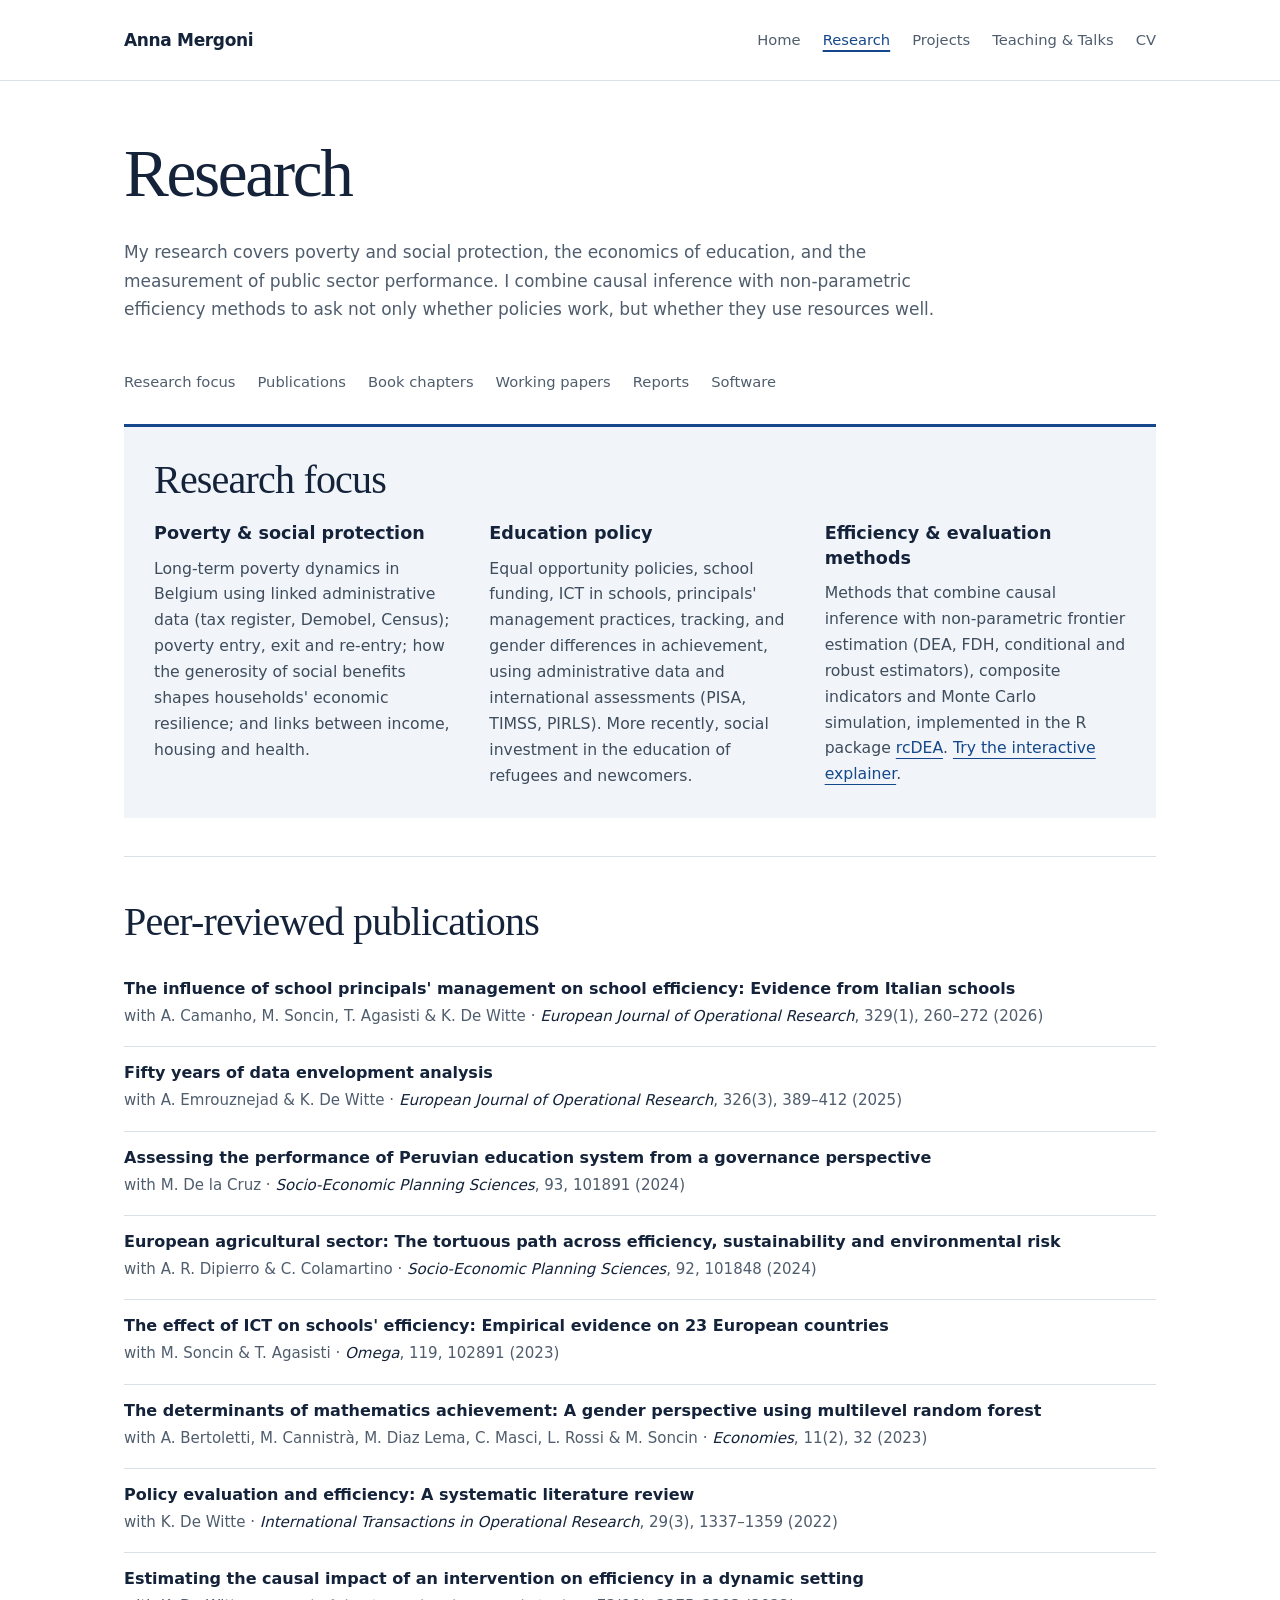
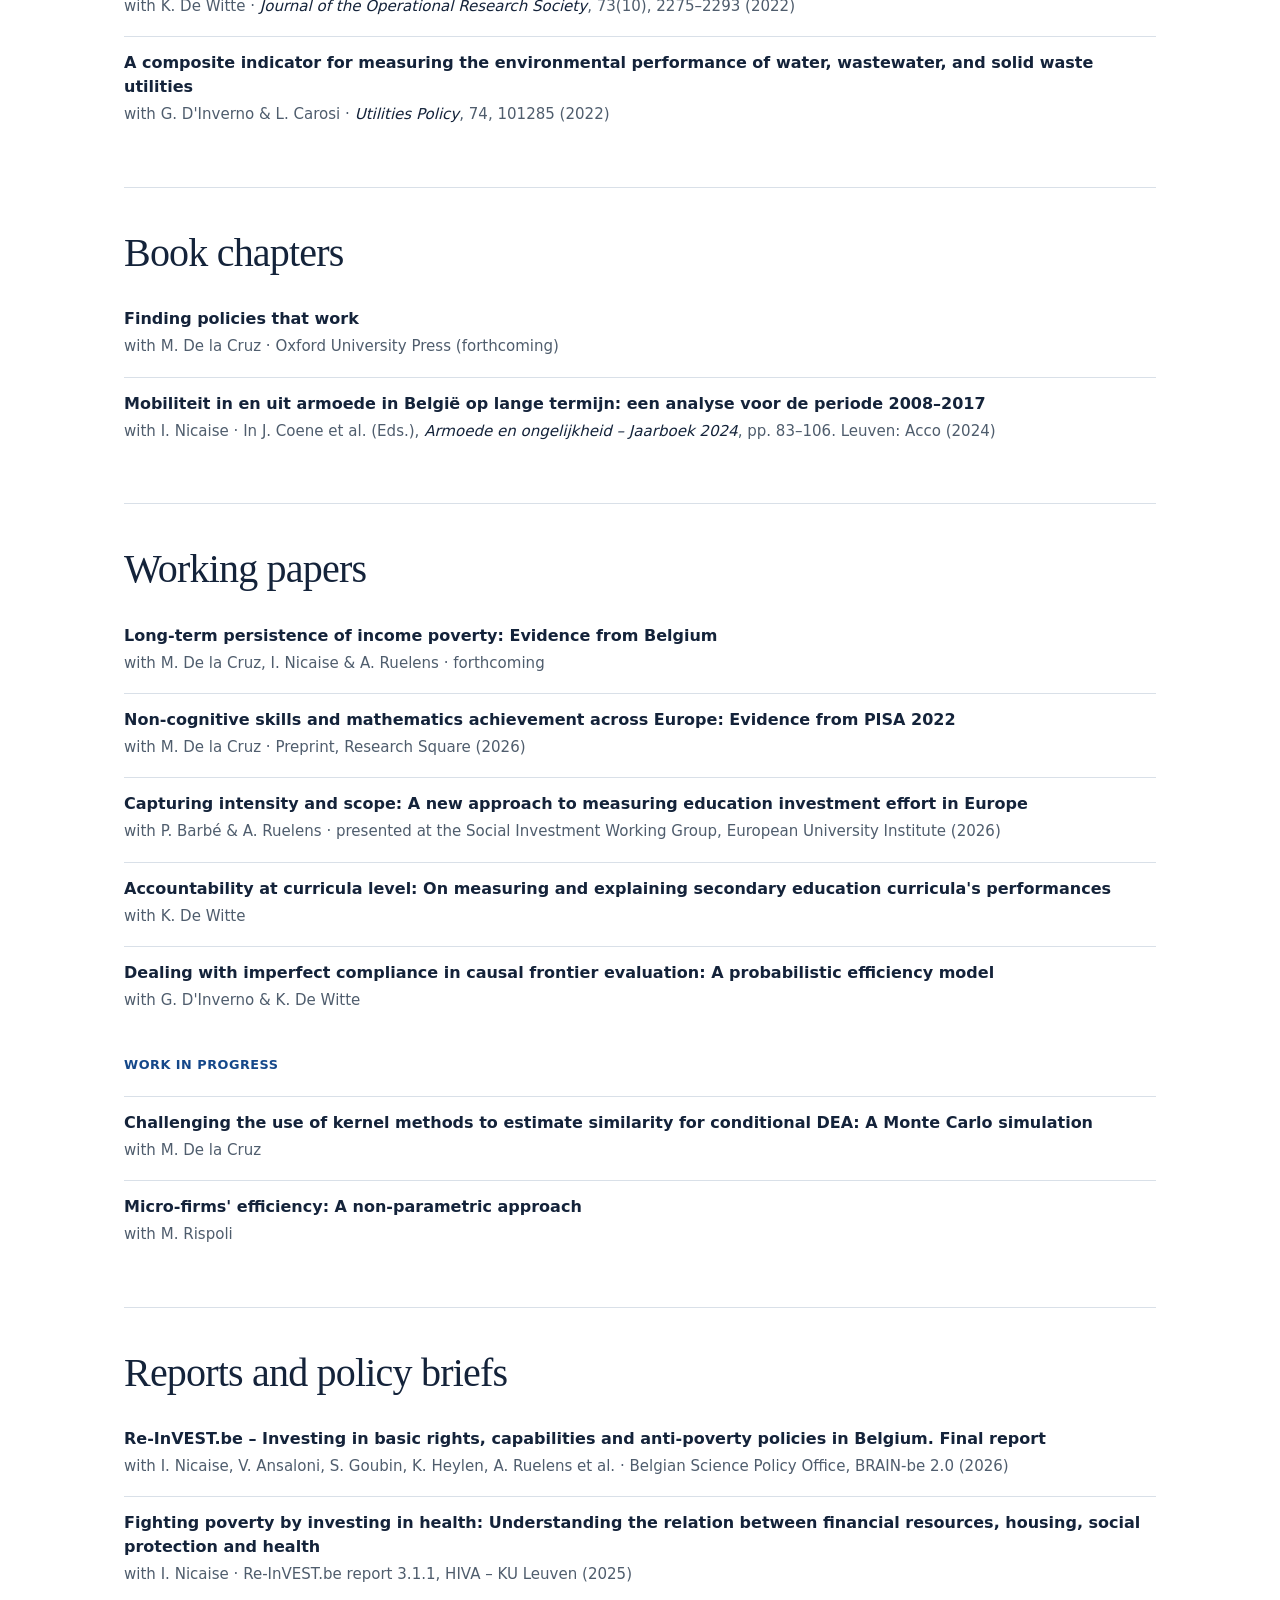
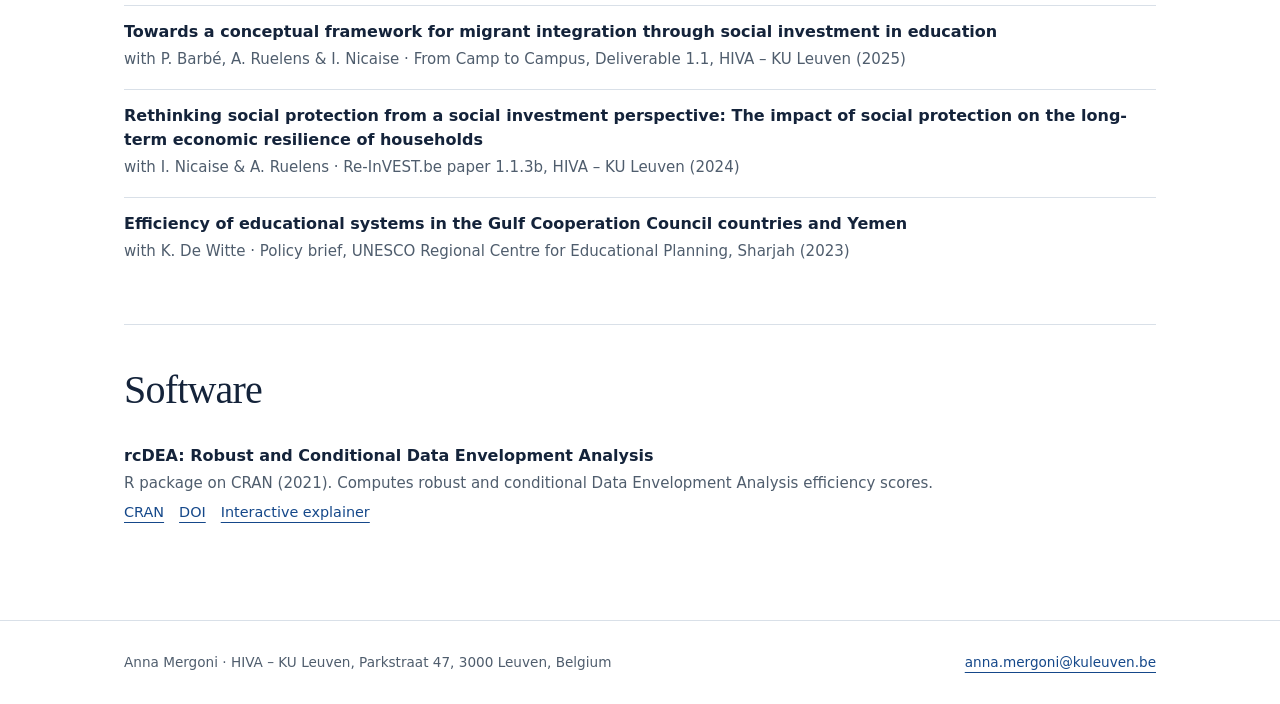
<file: research.html>
<!DOCTYPE html>
<html lang="en">
<head>
  <meta charset="utf-8">
  <meta name="viewport" content="width=device-width, initial-scale=1">
  <title>Research | Anna Mergoni</title>
  <meta name="description" content="Publications, working papers, reports and software by Anna Mergoni.">
  <link href="style.css" rel="stylesheet">
</head>

<body>
  <a class="skip" href="#main">Skip to content</a>

  <header>
    <div class="wrap bar">
      <a class="name" href="index.html">Anna Mergoni</a>
      <nav aria-label="Main navigation">
        <a href="index.html">Home</a>
        <a href="research.html" aria-current="page">Research</a>
        <a href="projects.html">Projects</a>
        <a href="teaching.html">Teaching &amp; Talks</a>
        <a href="cv.html">CV</a>
      </nav>
    </div>
  </header>

  <main class="wrap" id="main">
    <div class="page-head">
      <h1>Research</h1>
      <p>
        My research covers poverty and social protection, the economics of education, and the
        measurement of public sector performance. I combine causal inference with non-parametric
        efficiency methods to ask not only whether policies work, but whether they use resources well.
      </p>
    </div>

    <nav aria-label="Research sections" class="jump">
      <a href="#focus">Research focus</a>
      <a href="#publications">Publications</a>
      <a href="#chapters">Book chapters</a>
      <a href="#working">Working papers</a>
      <a href="#reports">Reports</a>
      <a href="#software">Software</a>
    </nav>

    <section class="focus" id="focus">
      <h2>Research focus</h2>
      <div class="focus-grid">
        <article class="focus-item">
          <h3>Poverty &amp; social protection</h3>
          <p>
            Long-term poverty dynamics in Belgium using linked administrative data (tax register,
            Demobel, Census); poverty entry, exit and re-entry; how the generosity of social benefits
            shapes households' economic resilience; and links between income, housing and health.
          </p>
        </article>
        <article class="focus-item">
          <h3>Education policy</h3>
          <p>
            Equal opportunity policies, school funding, ICT in schools, principals' management
            practices, tracking, and gender differences in achievement, using administrative data and
            international assessments (PISA, TIMSS, PIRLS). More recently, social investment in the
            education of refugees and newcomers.
          </p>
        </article>
        <article class="focus-item">
          <h3>Efficiency &amp; evaluation methods</h3>
          <p>
            Methods that combine causal inference with non-parametric frontier estimation (DEA, FDH,
            conditional and robust estimators), composite indicators and Monte Carlo simulation,
            implemented in the R package <a href="#software">rcDEA</a>.
            <a href="efficiency.html">Try the interactive explainer</a>.
          </p>
        </article>
      </div>
    </section>

    <section class="section" id="publications">
      <h2>Peer-reviewed publications</h2>

      <article class="publication">
        <h3><a href="https://doi.org/10.1016/j.ejor.2025.06.020">The influence of school principals' management on school efficiency: Evidence from Italian schools</a></h3>
        <p>with A. Camanho, M. Soncin, T. Agasisti &amp; K. De Witte · <em>European Journal of Operational Research</em>, 329(1), 260–272 (2026)</p>
      </article>

      <article class="publication">
        <h3><a href="https://doi.org/10.1016/j.ejor.2024.12.049">Fifty years of data envelopment analysis</a></h3>
        <p>with A. Emrouznejad &amp; K. De Witte · <em>European Journal of Operational Research</em>, 326(3), 389–412 (2025)</p>
      </article>

      <article class="publication">
        <h3><a href="https://doi.org/10.1016/j.seps.2024.101891">Assessing the performance of Peruvian education system from a governance perspective</a></h3>
        <p>with M. De la Cruz · <em>Socio-Economic Planning Sciences</em>, 93, 101891 (2024)</p>
      </article>

      <article class="publication">
        <h3><a href="https://doi.org/10.1016/j.seps.2024.101848">European agricultural sector: The tortuous path across efficiency, sustainability and environmental risk</a></h3>
        <p>with A. R. Dipierro &amp; C. Colamartino · <em>Socio-Economic Planning Sciences</em>, 92, 101848 (2024)</p>
      </article>

      <article class="publication">
        <h3><a href="https://doi.org/10.1016/j.omega.2023.102891">The effect of ICT on schools' efficiency: Empirical evidence on 23 European countries</a></h3>
        <p>with M. Soncin &amp; T. Agasisti · <em>Omega</em>, 119, 102891 (2023)</p>
      </article>

      <article class="publication">
        <h3><a href="https://doi.org/10.3390/economies11020032">The determinants of mathematics achievement: A gender perspective using multilevel random forest</a></h3>
        <p>with A. Bertoletti, M. Cannistrà, M. Diaz Lema, C. Masci, L. Rossi &amp; M. Soncin · <em>Economies</em>, 11(2), 32 (2023)</p>
      </article>

      <article class="publication">
        <h3><a href="https://doi.org/10.1111/itor.13012">Policy evaluation and efficiency: A systematic literature review</a></h3>
        <p>with K. De Witte · <em>International Transactions in Operational Research</em>, 29(3), 1337–1359 (2022)</p>
      </article>

      <article class="publication">
        <h3><a href="https://doi.org/10.1080/01605682.2021.1979902">Estimating the causal impact of an intervention on efficiency in a dynamic setting</a></h3>
        <p>with K. De Witte · <em>Journal of the Operational Research Society</em>, 73(10), 2275–2293 (2022)</p>
      </article>

      <article class="publication">
        <h3><a href="https://doi.org/10.1016/j.jup.2021.101285">A composite indicator for measuring the environmental performance of water, wastewater, and solid waste utilities</a></h3>
        <p>with G. D'Inverno &amp; L. Carosi · <em>Utilities Policy</em>, 74, 101285 (2022)</p>
      </article>
    </section>

    <section class="section" id="chapters">
      <h2>Book chapters</h2>

      <article class="publication">
        <h3>Finding policies that work</h3>
        <p>with M. De la Cruz · Oxford University Press (forthcoming)</p>
      </article>

      <article class="publication">
        <h3>Mobiliteit in en uit armoede in België op lange termijn: een analyse voor de periode 2008–2017</h3>
        <p>with I. Nicaise · In J. Coene et al. (Eds.), <em>Armoede en ongelijkheid – Jaarboek 2024</em>, pp. 83–106. Leuven: Acco (2024)</p>
      </article>
    </section>

    <section class="section" id="working">
      <h2>Working papers</h2>

      <article class="publication">
        <h3>Long-term persistence of income poverty: Evidence from Belgium</h3>
        <p>with M. De la Cruz, I. Nicaise &amp; A. Ruelens · forthcoming</p>
      </article>

      <article class="publication">
        <h3><a href="https://doi.org/10.21203/rs.3.rs-10057962/v1">Non-cognitive skills and mathematics achievement across Europe: Evidence from PISA 2022</a></h3>
        <p>with M. De la Cruz · Preprint, Research Square (2026)</p>
      </article>

      <article class="publication">
        <h3>Capturing intensity and scope: A new approach to measuring education investment effort in Europe</h3>
        <p>with P. Barbé &amp; A. Ruelens · presented at the Social Investment Working Group, European University Institute (2026)</p>
      </article>

      <article class="publication">
        <h3>Accountability at curricula level: On measuring and explaining secondary education curricula's performances</h3>
        <p>with K. De Witte</p>
      </article>

      <article class="publication">
        <h3>Dealing with imperfect compliance in causal frontier evaluation: A probabilistic efficiency model</h3>
        <p>with G. D'Inverno &amp; K. De Witte</p>
      </article>

      <p class="label" style="margin-top: 24px;">Work in progress</p>

      <article class="publication">
        <h3>Challenging the use of kernel methods to estimate similarity for conditional DEA: A Monte Carlo simulation</h3>
        <p>with M. De la Cruz</p>
      </article>

      <article class="publication">
        <h3>Micro-firms' efficiency: A non-parametric approach</h3>
        <p>with M. Rispoli</p>
      </article>
    </section>

    <section class="section" id="reports">
      <h2>Reports and policy briefs</h2>

      <article class="publication">
        <h3>Re-InVEST.be – Investing in basic rights, capabilities and anti-poverty policies in Belgium. Final report</h3>
        <p>with I. Nicaise, V. Ansaloni, S. Goubin, K. Heylen, A. Ruelens et al. · Belgian Science Policy Office, BRAIN-be 2.0 (2026)</p>
      </article>

      <article class="publication">
        <h3>Fighting poverty by investing in health: Understanding the relation between financial resources, housing, social protection and health</h3>
        <p>with I. Nicaise · Re-InVEST.be report 3.1.1, HIVA – KU Leuven (2025)</p>
      </article>

      <article class="publication">
        <h3>Towards a conceptual framework for migrant integration through social investment in education</h3>
        <p>with P. Barbé, A. Ruelens &amp; I. Nicaise · From Camp to Campus, Deliverable 1.1, HIVA – KU Leuven (2025)</p>
      </article>

      <article class="publication">
        <h3>Rethinking social protection from a social investment perspective: The impact of social protection on the long-term economic resilience of households</h3>
        <p>with I. Nicaise &amp; A. Ruelens · Re-InVEST.be paper 1.1.3b, HIVA – KU Leuven (2024)</p>
      </article>

      <article class="publication">
        <h3>Efficiency of educational systems in the Gulf Cooperation Council countries and Yemen</h3>
        <p>with K. De Witte · Policy brief, UNESCO Regional Centre for Educational Planning, Sharjah (2023)</p>
      </article>
    </section>

    <section class="section" id="software">
      <h2>Software</h2>

      <article class="publication">
        <h3><a href="https://cran.r-project.org/package=rcDEA">rcDEA: Robust and Conditional Data Envelopment Analysis</a></h3>
        <p>R package on CRAN (2021). Computes robust and conditional Data Envelopment Analysis efficiency scores.</p>
        <div class="links">
          <a href="https://cran.r-project.org/package=rcDEA">CRAN</a>
          <a href="https://doi.org/10.32614/cran.package.rcdea">DOI</a>
          <a href="efficiency.html">Interactive explainer</a>
        </div>
      </article>
    </section>
  </main>

  <footer>
    <div class="wrap">
      <span>Anna Mergoni · HIVA – KU Leuven, Parkstraat 47, 3000 Leuven, Belgium</span>
      <a href="mailto:anna.mergoni@kuleuven.be">anna.mergoni@kuleuven.be</a>
    </div>
  </footer>
</body>
</html>
</file>
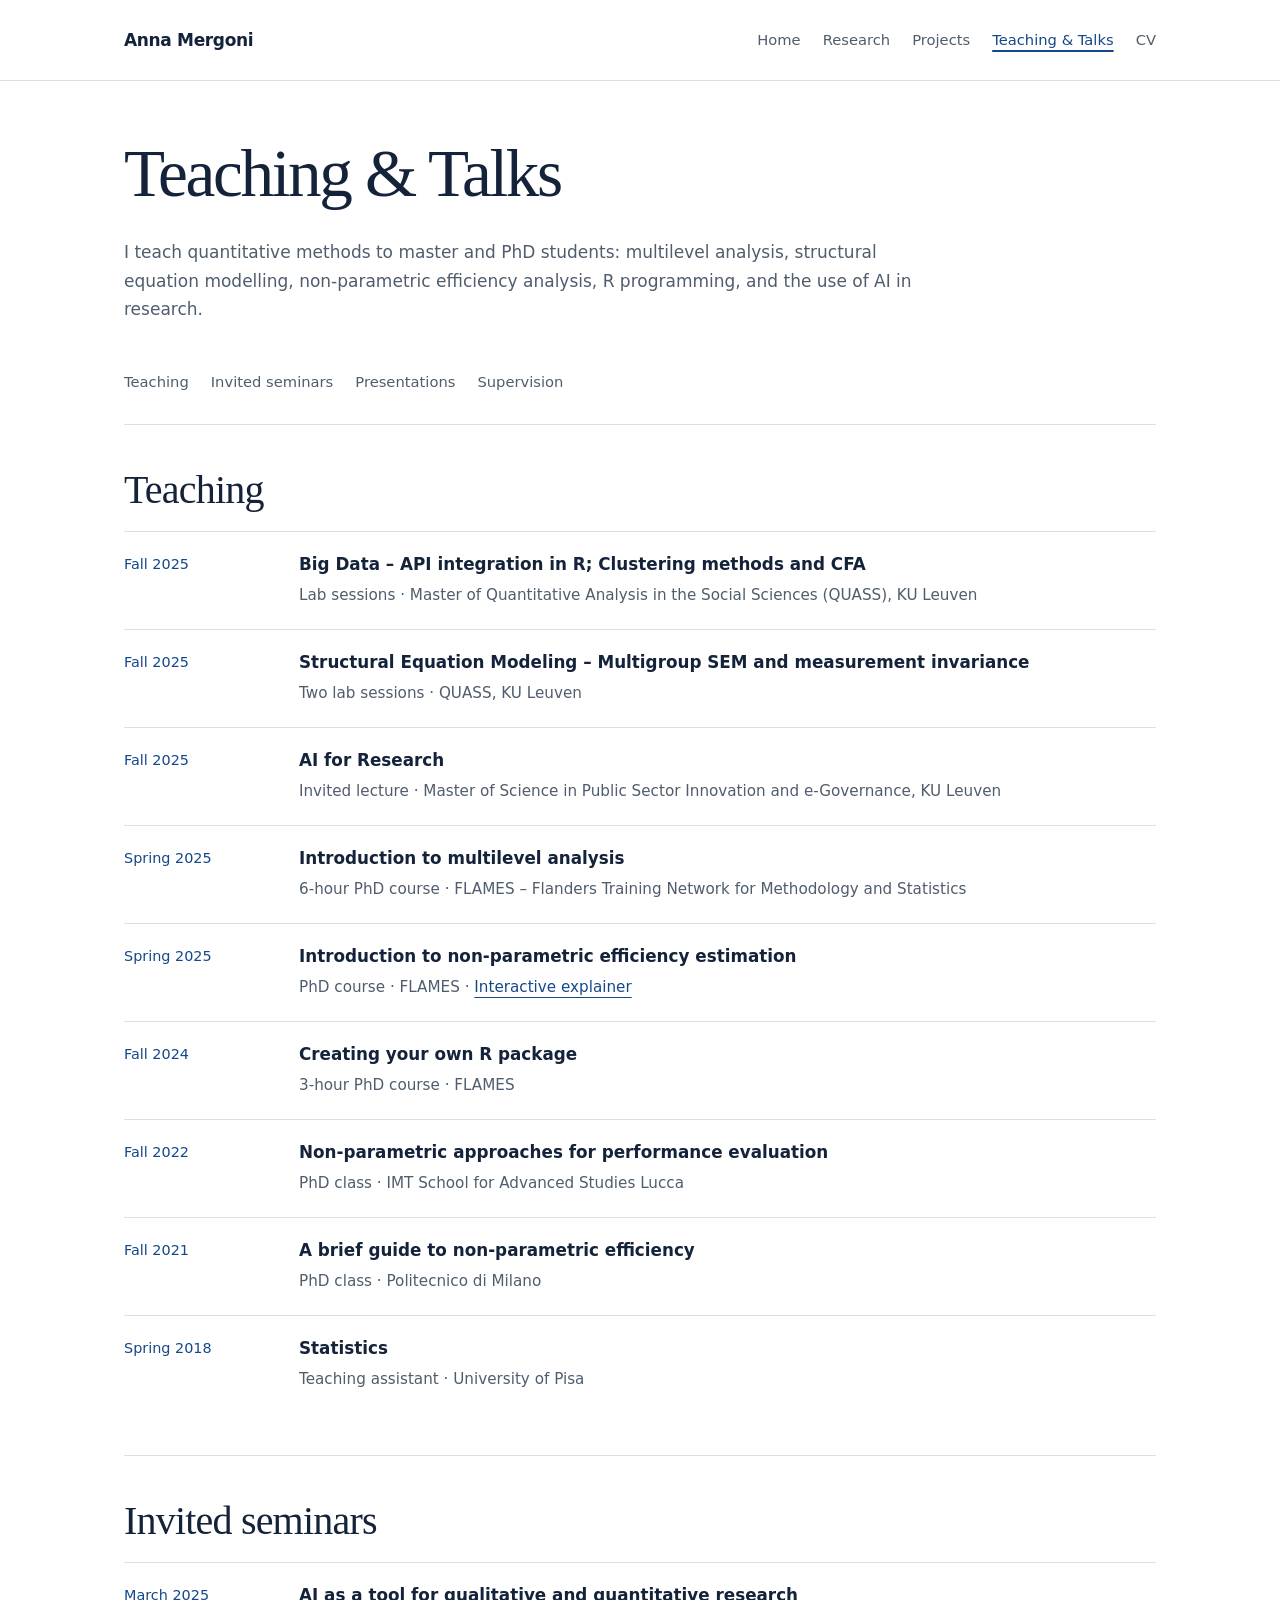
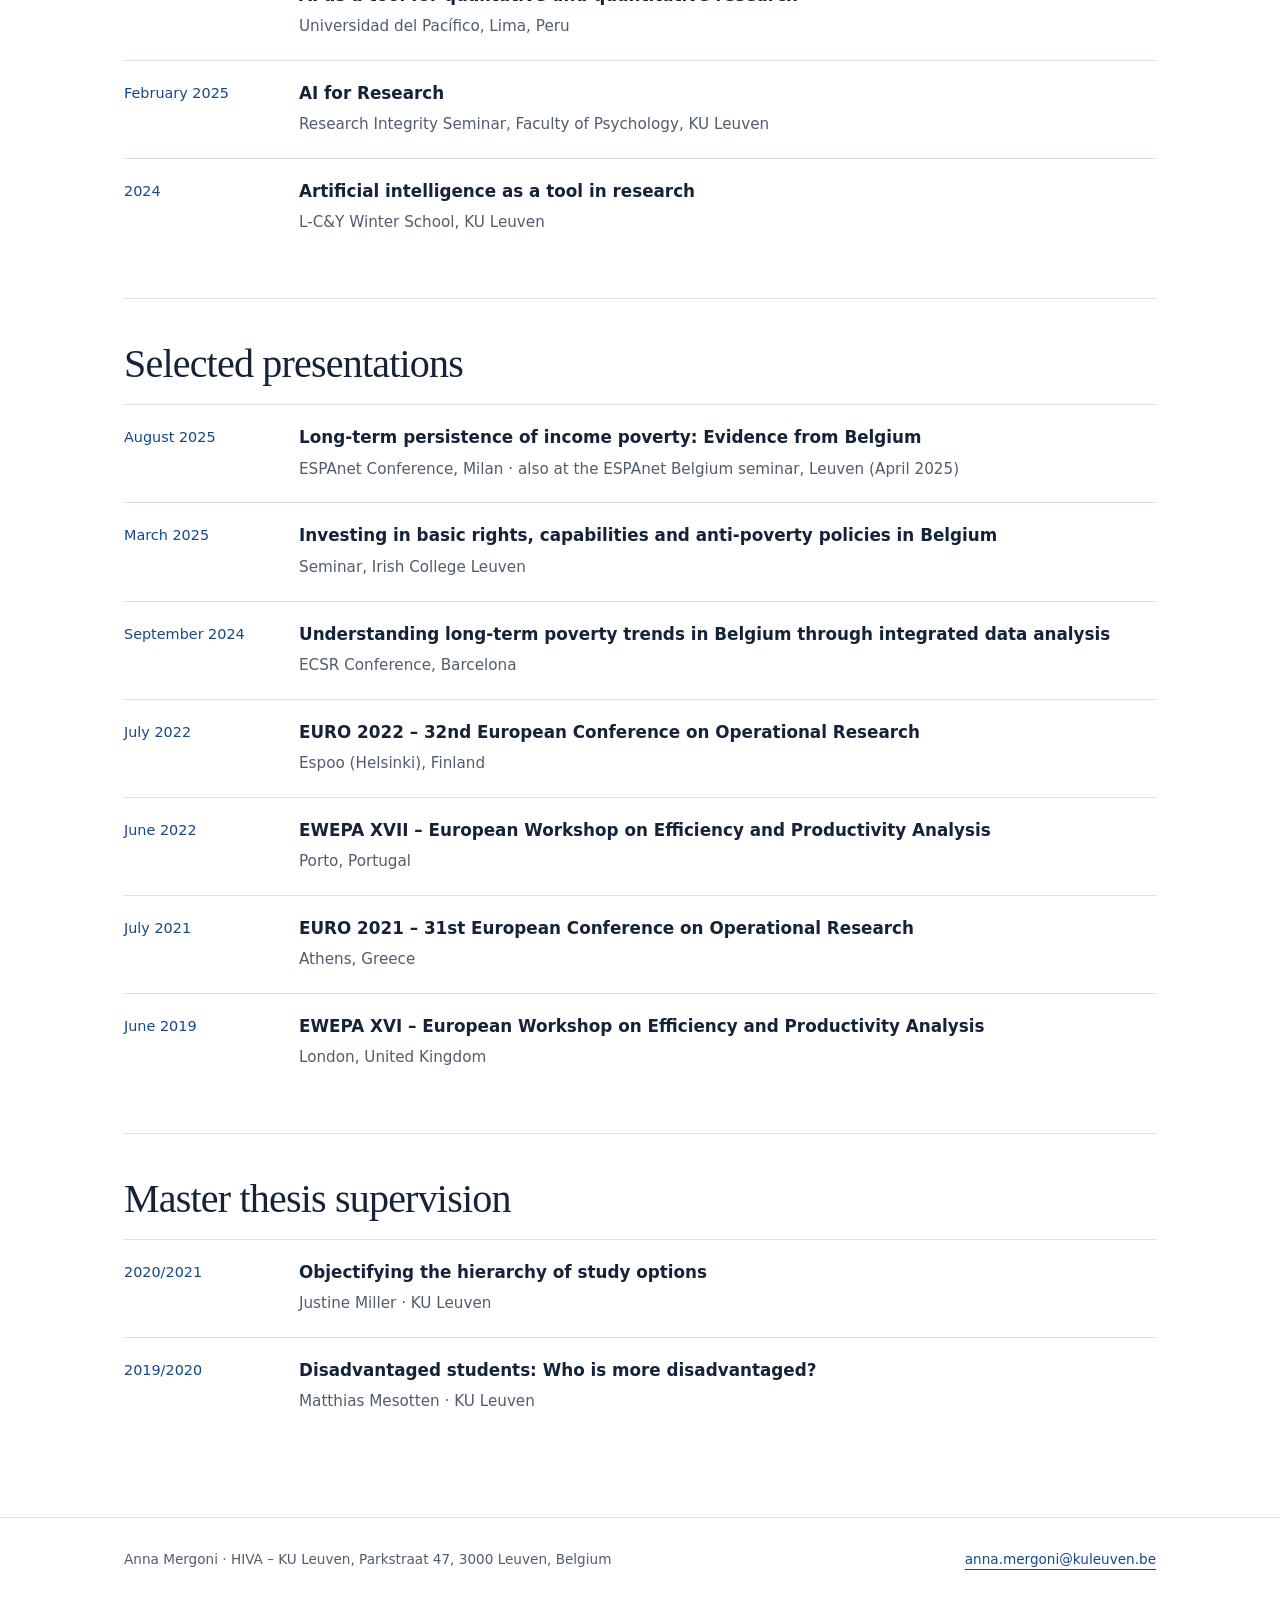
<file: teaching.html>
<!DOCTYPE html>
<html lang="en">
<head>
  <meta charset="utf-8">
  <meta name="viewport" content="width=device-width, initial-scale=1">
  <title>Teaching &amp; Talks | Anna Mergoni</title>
  <meta name="description" content="Teaching, invited seminars and conference presentations by Anna Mergoni.">
  <link href="style.css" rel="stylesheet">
</head>

<body>
  <a class="skip" href="#main">Skip to content</a>

  <header>
    <div class="wrap bar">
      <a class="name" href="index.html">Anna Mergoni</a>
      <nav aria-label="Main navigation">
        <a href="index.html">Home</a>
        <a href="research.html">Research</a>
        <a href="projects.html">Projects</a>
        <a href="teaching.html" aria-current="page">Teaching &amp; Talks</a>
        <a href="cv.html">CV</a>
      </nav>
    </div>
  </header>

  <main class="wrap" id="main">
    <div class="page-head">
      <h1>Teaching &amp; Talks</h1>
      <p>
        I teach quantitative methods to master and PhD students: multilevel analysis, structural
        equation modelling, non-parametric efficiency analysis, R programming, and the use of AI in research.
      </p>
    </div>

    <nav aria-label="Teaching sections" class="jump">
      <a href="#teaching">Teaching</a>
      <a href="#seminars">Invited seminars</a>
      <a href="#presentations">Presentations</a>
      <a href="#supervision">Supervision</a>
    </nav>

    <section class="section" id="teaching">
      <h2>Teaching</h2>

      <article class="course">
        <span class="date">Fall 2025</span>
        <div>
          <h3><a href="https://soc.kuleuven.be/fsw/toekomstigestudenten/english/mos/datascience">Big Data – API integration in R; Clustering methods and CFA</a></h3>
          <p>Lab sessions · Master of Quantitative Analysis in the Social Sciences (QUASS), KU Leuven</p>
        </div>
      </article>

      <article class="course">
        <span class="date">Fall 2025</span>
        <div>
          <h3><a href="https://soc.kuleuven.be/fsw/toekomstigestudenten/english/mos/datascience">Structural Equation Modeling – Multigroup SEM and measurement invariance</a></h3>
          <p>Two lab sessions · QUASS, KU Leuven</p>
        </div>
      </article>

      <article class="course">
        <span class="date">Fall 2025</span>
        <div>
          <h3><a href="https://pioneer-master.eu/programme/">AI for Research</a></h3>
          <p>Invited lecture · Master of Science in Public Sector Innovation and e-Governance, KU Leuven</p>
        </div>
      </article>

      <article class="course">
        <span class="date">Spring 2025</span>
        <div>
          <h3>Introduction to multilevel analysis</h3>
          <p>6-hour PhD course · FLAMES – Flanders Training Network for Methodology and Statistics</p>
        </div>
      </article>

      <article class="course">
        <span class="date">Spring 2025</span>
        <div>
          <h3>Introduction to non-parametric efficiency estimation</h3>
          <p>PhD course · FLAMES · <a href="efficiency.html">Interactive explainer</a></p>
        </div>
      </article>

      <article class="course">
        <span class="date">Fall 2024</span>
        <div>
          <h3>Creating your own R package</h3>
          <p>3-hour PhD course · FLAMES</p>
        </div>
      </article>

      <article class="course">
        <span class="date">Fall 2022</span>
        <div>
          <h3>Non-parametric approaches for performance evaluation</h3>
          <p>PhD class · IMT School for Advanced Studies Lucca</p>
        </div>
      </article>

      <article class="course">
        <span class="date">Fall 2021</span>
        <div>
          <h3>A brief guide to non-parametric efficiency</h3>
          <p>PhD class · Politecnico di Milano</p>
        </div>
      </article>

      <article class="course">
        <span class="date">Spring 2018</span>
        <div>
          <h3>Statistics</h3>
          <p>Teaching assistant · University of Pisa</p>
        </div>
      </article>
    </section>

    <section class="section" id="seminars">
      <h2>Invited seminars</h2>

      <article class="course">
        <span class="date">March 2025</span>
        <div>
          <h3>AI as a tool for qualitative and quantitative research</h3>
          <p>Universidad del Pacífico, Lima, Peru</p>
        </div>
      </article>

      <article class="course">
        <span class="date">February 2025</span>
        <div>
          <h3><a href="https://ppw.kuleuven.be/agenda/scientific-integrity/past-seminars">AI for Research</a></h3>
          <p>Research Integrity Seminar, Faculty of Psychology, KU Leuven</p>
        </div>
      </article>

      <article class="course">
        <span class="date">2024</span>
        <div>
          <h3><a href="https://www.kuleuven.be/child-youth/en/l-c-y-winter-school-2024">Artificial intelligence as a tool in research</a></h3>
          <p>L-C&amp;Y Winter School, KU Leuven</p>
        </div>
      </article>
    </section>

    <section class="section" id="presentations">
      <h2>Selected presentations</h2>

      <article class="course">
        <span class="date">August 2025</span>
        <div>
          <h3>Long-term persistence of income poverty: Evidence from Belgium</h3>
          <p>ESPAnet Conference, Milan · also at the ESPAnet Belgium seminar, Leuven (April 2025)</p>
        </div>
      </article>

      <article class="course">
        <span class="date">March 2025</span>
        <div>
          <h3>Investing in basic rights, capabilities and anti-poverty policies in Belgium</h3>
          <p>Seminar, Irish College Leuven</p>
        </div>
      </article>

      <article class="course">
        <span class="date">September 2024</span>
        <div>
          <h3>Understanding long-term poverty trends in Belgium through integrated data analysis</h3>
          <p>ECSR Conference, Barcelona</p>
        </div>
      </article>
      <article class="course">
        <span class="date">July 2022</span>
        <div>
          <h3>EURO 2022 – 32nd European Conference on Operational Research</h3>
          <p>Espoo (Helsinki), Finland</p>
        </div>
      </article>

      <article class="course">
        <span class="date">June 2022</span>
        <div>
          <h3>EWEPA XVII – European Workshop on Efficiency and Productivity Analysis</h3>
          <p>Porto, Portugal</p>
        </div>
      </article>

      <article class="course">
        <span class="date">July 2021</span>
        <div>
          <h3>EURO 2021 – 31st European Conference on Operational Research</h3>
          <p>Athens, Greece</p>
        </div>
      </article>

      <article class="course">
        <span class="date">June 2019</span>
        <div>
          <h3>EWEPA XVI – European Workshop on Efficiency and Productivity Analysis</h3>
          <p>London, United Kingdom</p>
        </div>
      </article>
    </section>

    <section class="section" id="supervision">
      <h2>Master thesis supervision</h2>

      <article class="course">
        <span class="date">2020/2021</span>
        <div>
          <h3>Objectifying the hierarchy of study options</h3>
          <p>Justine Miller · KU Leuven</p>
        </div>
      </article>

      <article class="course">
        <span class="date">2019/2020</span>
        <div>
          <h3>Disadvantaged students: Who is more disadvantaged?</h3>
          <p>Matthias Mesotten · KU Leuven</p>
        </div>
      </article>
    </section>
  </main>

  <footer>
    <div class="wrap">
      <span>Anna Mergoni · HIVA – KU Leuven, Parkstraat 47, 3000 Leuven, Belgium</span>
      <a href="mailto:anna.mergoni@kuleuven.be">anna.mergoni@kuleuven.be</a>
    </div>
  </footer>
</body>
</html>
</file>
<file: style.css>
/* Anna Mergoni — personal academic website */

:root {
  --ink: #14233a;
  --muted: #4f5d6d;
  --accent: #15488a;
  --line: #d9e0e8;
  --pale: #f1f5fa;
  --paper: #ffffff;
}

* { box-sizing: border-box; }

html { scroll-behavior: smooth; scroll-padding-top: 100px; }

body {
  margin: 0;
  color: var(--ink);
  background: var(--paper);
  font: 17px/1.7 system-ui, -apple-system, BlinkMacSystemFont, "Segoe UI", sans-serif;
}

a { color: var(--accent); text-underline-offset: 5px; }
a:hover { color: var(--ink); }
a:focus-visible, summary:focus-visible { outline: 3px solid var(--accent); outline-offset: 6px; }

h1, h2, h3, p { margin-top: 0; }
h1, h2, h3 { font-family: Georgia, "Times New Roman", serif; font-weight: 400; line-height: 1.14; }
h1 { font-size: clamp(3rem, 7vw, 5.4rem); letter-spacing: -.035em; margin-bottom: 25px; }
h2 { font-size: clamp(1.8rem, 3.5vw, 2.5rem); letter-spacing: -.02em; margin-bottom: 18px; }
h3 { font-size: 1.5rem; margin-bottom: 12px; }
p { margin-bottom: 20px; }

.wrap { max-width: 1120px; margin: auto; padding: 0 44px; }

.skip { position: absolute; top: -100px; }
.skip:focus { top: 10px; z-index: 10; background: #fff; padding: 10px; }

/* Header */
header {
  background: rgba(255, 255, 255, .97);
  border-bottom: 1px solid var(--line);
  position: sticky;
  top: 0;
  z-index: 5;
}
.bar { display: flex; justify-content: space-between; align-items: center; gap: 20px; min-height: 80px; }
.name { font-weight: 650; letter-spacing: -.02em; color: var(--ink); text-decoration: none; }
nav { display: flex; gap: 22px; flex-wrap: wrap; }
nav a { font-size: .92rem; text-decoration: none; color: var(--muted); }
nav a:hover { text-decoration: underline; }
nav a[aria-current=page] { color: var(--accent); text-decoration: underline; text-decoration-thickness: 2px; }

/* Home */
.hero { padding-top: 85px; padding-bottom: 80px; display: grid; grid-template-columns: 1fr 280px; gap: 70px; }
.eyebrow {
  color: var(--accent);
  font-size: .8rem;
  letter-spacing: .13em;
  text-transform: uppercase;
  font-weight: 650;
  margin-bottom: 24px;
}
.intro { font-size: 1.17rem; max-width: 700px; }
.hero > div > p { max-width: 700px; }
.hero aside {
  align-self: end;
  border-top: 3px solid var(--accent);
  padding-top: 24px;
  color: var(--muted);
  font-size: .95rem;
}
.hero aside strong { display: block; color: var(--ink); margin-bottom: 8px; font-weight: 600; }
.hero aside p:last-of-type { margin-bottom: 14px; }
.cta { display: flex; gap: 24px; flex-wrap: wrap; }

.profiles { display: flex; align-items: center; gap: 12px; margin-top: 26px; }
.profile-icon {
  display: inline-flex;
  align-items: center;
  justify-content: center;
  width: 44px;
  height: 44px;
  border: 1px solid var(--line);
  border-radius: 50%;
  color: var(--accent);
  text-decoration: none;
  transition: color 150ms ease, background-color 150ms ease, border-color 150ms ease;
}
.profile-icon:hover { color: #fff; background: var(--accent); border-color: var(--accent); }
.profile-icon svg { display: block; width: 24px; height: 24px; fill: currentColor; }

/* Inner pages */
.page-head { padding: 55px 0 25px; max-width: 820px; }
.page-head h1 { font-size: clamp(2.6rem, 6vw, 4.2rem); }
.page-head p { color: var(--muted); }

.jump { display: flex; gap: 22px; flex-wrap: wrap; padding: 0 0 30px; font-size: .95rem; }

.section { padding: 42px 0; border-top: 1px solid var(--line); }

/* Research focus panel */
.focus {
  background: var(--pale);
  border-top: 3px solid var(--accent);
  padding: 30px;
  margin: 0 0 38px;
}
.focus-grid { display: grid; grid-template-columns: repeat(3, 1fr); gap: 28px 34px; }
.focus-item h3 { font: 650 1.1rem/1.4 system-ui, -apple-system, sans-serif; margin: 0 0 10px; }
.focus-item p { font-size: .98rem; line-height: 1.65; color: #3e4c5c; margin: 0; }

/* Publications */
.publication { padding: 14px 0; border-top: 1px solid var(--line); }
.publication:first-of-type { border-top: 0; }
.publication h3 { font: 600 1rem/1.5 system-ui, -apple-system, sans-serif; margin: 0 0 4px; }
.publication h3 a { color: var(--ink); text-decoration: none; }
.publication h3 a:hover { color: var(--accent); text-decoration: underline; }
.publication p { color: var(--muted); font-size: .94rem; line-height: 1.55; margin: 0 0 4px; }
.publication em { color: var(--ink); }
.links { display: flex; gap: 15px; flex-wrap: wrap; font-size: .9rem; }
.label { font-size: .8rem; color: var(--accent); font-weight: 600; letter-spacing: .04em; text-transform: uppercase; }

/* Projects */
.project { max-width: 880px; padding: 28px 0; border-top: 1px solid var(--line); }
.project h3 { line-height: 1.3; margin: 0 0 8px; }
.project h3 a { color: var(--ink); text-decoration: none; }
.project h3 a:hover { color: var(--accent); text-decoration: underline; }
.project p.label { color: var(--accent); margin: 0 0 8px; }
.project .meta { color: var(--accent); font-size: .95rem; margin: 0 0 12px; }
.project p { color: var(--muted); margin-bottom: 12px; }

/* Teaching & CV rows */
.course { display: grid; grid-template-columns: 150px 1fr; gap: 25px; padding: 20px 0; border-top: 1px solid var(--line); }
.course h3 { font: 600 1.05rem/1.5 system-ui, -apple-system, sans-serif; margin: 0 0 6px; }
.course h3 a { color: var(--ink); text-decoration: none; }
.course h3 a:hover { color: var(--accent); text-decoration: underline; }
.course p { margin: 0; color: var(--muted); font-size: .95rem; }
.date { color: var(--accent); font-size: .9rem; }

.cv-grid { display: grid; grid-template-columns: 220px 1fr; gap: 35px; padding: 25px 0; border-top: 1px solid var(--line); }
.cv-grid h2 { font: 600 1.08rem/1.5 system-ui, -apple-system, sans-serif; letter-spacing: 0; margin: 0; }
.entry { margin-bottom: 16px; }
.entry:last-child { margin-bottom: 0; }
.entry strong { display: block; font-weight: 600; }
.entry span { color: var(--muted); font-size: .95rem; }

.quiet { color: var(--muted); }

footer { border-top: 1px solid var(--line); padding: 30px 0; margin-top: 40px; font-size: .85rem; color: var(--muted); }
footer .wrap { display: flex; justify-content: space-between; gap: 20px; flex-wrap: wrap; }

@media (max-width: 900px) {
  .focus-grid { grid-template-columns: 1fr; gap: 24px; }
}

@media (max-width: 800px) {
  .wrap { padding: 0 20px; }
  .bar { flex-wrap: wrap; gap: 10px; padding-top: 16px; padding-bottom: 16px; min-height: 0; }
  nav { gap: 16px; }
  .hero { grid-template-columns: 1fr; gap: 30px; padding-top: 50px; padding-bottom: 50px; }
  .focus { padding: 22px; }
  .course, .cv-grid { grid-template-columns: 1fr; gap: 6px; }
  h1 { font-size: 3.4rem; }
}

@media (prefers-reduced-motion: reduce) {
  html { scroll-behavior: auto; }
  .profile-icon { transition: none; }
}

@media print {
  header, footer, .jump { display: none; }
  body { font-size: 11pt; }
  .wrap { padding: 0; }
  .hero, .section { padding: 20px 0; }
}

/* Home: map of places (canvas drawn by map.js) */
.places {
  --gold: #eaaf00;
  background: linear-gradient(120deg, #071a2e 0%, #0a2540 50%, #0f3155 100%);
  color: #bccadc;
  padding: 70px 0 60px;
  margin-bottom: -40px;
}
.places .eyebrow { color: var(--gold); }
.places h2 { color: #fff; }
.places-head { max-width: 760px; margin-bottom: 30px; }
.map-frame { position: relative; }
#world-canvas { display: block; width: 100%; }
.map-tip {
  position: absolute;
  transform: translate(-50%, calc(-100% - 16px));
  background: #0a2540;
  border: 1px solid var(--gold);
  color: #fff;
  padding: 6px 12px;
  font-size: .82rem;
  line-height: 1.4;
  white-space: nowrap;
  pointer-events: none;
  box-shadow: 0 8px 24px rgba(0, 0, 0, .35);
}
.map-tip strong { display: block; font-weight: 600; }
.map-tip span { color: #c9d6e4; font-size: .76rem; }

.places-grid { display: grid; grid-template-columns: 1fr 1.25fr; gap: 36px; align-items: start; margin-top: 30px; }
.place-panel {
  background: rgba(255, 255, 255, .05);
  border-top: 3px solid var(--gold);
  padding: 22px 24px;
}
.place-panel .label { color: var(--gold); margin-bottom: 4px; }
.place-panel h3 { color: #fff; font-size: 1.7rem; margin-bottom: 14px; }
.place-panel ul { list-style: none; padding: 0; margin: 0; }
.place-panel li { font-size: .92rem; line-height: 1.5; padding: 10px 0; border-top: 1px solid rgba(255, 255, 255, .1); }
.tag { display: block; font-size: .72rem; font-weight: 650; letter-spacing: .08em; text-transform: uppercase; color: #8fb4e3; margin-bottom: 2px; }

.place-list { display: flex; flex-wrap: wrap; gap: 10px; align-content: flex-start; }
.place-list button {
  font: inherit;
  font-size: .88rem;
  color: #dbe6f2;
  background: transparent;
  border: 1px solid rgba(255, 255, 255, .25);
  border-radius: 999px;
  padding: 6px 16px;
  cursor: pointer;
}
.place-list button:hover { border-color: var(--gold); color: #fff; }
.place-list button[aria-pressed=true] { background: var(--gold); border-color: var(--gold); color: #0a2540; font-weight: 600; }
.place-list button:focus-visible { outline: 3px solid var(--gold); outline-offset: 3px; }

@media (max-width: 900px) {
  .places-grid { grid-template-columns: 1fr; gap: 20px; }
}

/* CV: Gantt-style timeline. Bars are placed with --s (start) and --e (end) as decimal years on a 2014–2028 axis. */
.visually-hidden { position: absolute; width: 1px; height: 1px; overflow: hidden; clip: rect(0 0 0 0); white-space: nowrap; }
.timeline-wrap { overflow-x: auto; margin: 10px 0 40px; padding-bottom: 6px; }
.timeline {
  --from: 2014;
  --span: 14;
  --label: 150px;
  position: relative;
  min-width: 760px;
  padding: 34px 0 6px;
  border-top: 1px solid var(--line);
  border-bottom: 1px solid var(--line);
  background-image: repeating-linear-gradient(90deg, var(--line) 0 1px, transparent 1px calc(100% / 7));
  background-position: var(--label) 0;
  background-size: calc(100% - var(--label)) 100%;
  background-repeat: no-repeat;
}
.tl-axis { position: absolute; top: 8px; left: var(--label); right: 0; height: 20px; font-size: .78rem; color: var(--muted); }
.tl-axis span[style] { position: absolute; left: calc((var(--s) - var(--from)) / var(--span) * 100%); transform: translateX(4px); }
.tl-row { display: grid; grid-template-columns: var(--label) 1fr; align-items: center; min-height: 34px; }
.tl-row.tl-first { margin-top: 10px; }
.tl-label { font-size: .85rem; font-weight: 600; color: var(--ink); padding-right: 12px; }
.tl-track { position: relative; height: 34px; }
.tl-bar {
  --c: var(--accent);
  position: absolute;
  top: 5px;
  height: 24px;
  left: calc((var(--s) - var(--from)) / var(--span) * 100%);
  width: calc((var(--e) - var(--s)) / var(--span) * 100%);
  background: var(--c);
  border-radius: 4px;
  color: #fff;
  font-size: .78rem;
  line-height: 24px;
  white-space: nowrap;
}
.tl-bar > span { padding: 0 8px; display: block; overflow: hidden; text-overflow: ellipsis; }
.tl-bar.out > span { position: absolute; left: 100%; overflow: visible; color: var(--ink); padding-left: 6px; }
.tl-bar.now { background: linear-gradient(90deg, var(--c) 75%, color-mix(in srgb, var(--c) 35%, #fff)); }
.tl-edu .tl-bar { --c: #15488a; }
.tl-pos .tl-bar { --c: #2f7d8c; }
.tl-vis .tl-bar { --c: #c99405; }
.tl-proj .tl-bar { --c: #6f8fb8; }
.tl-now {
  position: absolute;
  top: 26px;
  bottom: 0;
  left: calc(var(--label) + (100% - var(--label)) * (var(--s) - 2014) / 14);
  border-left: 2px dashed #b3261e;
}
.tl-now span { position: absolute; top: -20px; left: -18px; font-size: .72rem; color: #b3261e; font-weight: 600; }
.tl-hint { display: none; font-size: .8rem; color: var(--muted); margin: 0 0 6px; }
@media (max-width: 800px) {
  .tl-hint { display: block; }
  .timeline { --label: 110px; }
  .tl-label { position: sticky; left: 0; z-index: 1; background: var(--paper); align-self: stretch; display: flex; align-items: center; font-size: .78rem; }
}
.tl-axis span[style]:last-child { transform: translateX(calc(-100% - 4px)); }
.tl-bar.left > span { position: absolute; right: 100%; overflow: visible; color: var(--ink); padding-right: 6px; }

/* Efficiency explainer (efficiency.html) */
.page-head .eyebrow { margin-bottom: 14px; }
.dea { border-top: 3px solid var(--accent); background: var(--pale); padding: 24px 26px 26px; margin-bottom: 30px; }
.dea-controls { display: flex; flex-wrap: wrap; gap: 18px 36px; margin-bottom: 18px; }
.dea-control-label { display: block; font-size: .78rem; font-weight: 650; letter-spacing: .08em; text-transform: uppercase; color: var(--muted); margin: 0 0 8px; }
.segmented { display: inline-flex; flex-wrap: wrap; border: 1px solid var(--accent); border-radius: 6px; overflow: hidden; }
.segmented button, .dea-buttons button {
  font: inherit;
  font-size: .88rem;
  padding: 7px 14px;
  border: 0;
  background: #fff;
  color: var(--accent);
  cursor: pointer;
}
.segmented button + button { border-left: 1px solid var(--accent); }
.segmented button[aria-pressed=true] { background: var(--accent); color: #fff; }
.segmented button:focus-visible, .dea-buttons button:focus-visible, .dea-ranking button:focus-visible { outline: 3px solid var(--accent); outline-offset: 2px; }

.dea-grid-layout { display: grid; grid-template-columns: minmax(0, 1fr) 300px; gap: 28px; align-items: start; }
.dea-figure { margin: 0; background: #fff; border: 1px solid var(--line); padding: 10px 10px 14px; }
#dea-chart { display: block; width: 100%; height: auto; touch-action: none; user-select: none; }
.dea-grid line { stroke: var(--line); stroke-width: 1; }
.dea-grid text { fill: var(--muted); font-size: 12px; }
.dea-grid .dea-axis-title { fill: var(--ink); font-size: 13px; font-weight: 600; }
.dea-area { fill: rgba(21, 72, 138, .07); }
.dea-frontier { fill: none; stroke: var(--accent); stroke-width: 3; stroke-linejoin: round; }
.dea-proj { stroke: #c99405; stroke-width: 2.5; stroke-dasharray: 6 4; }
.dea-arrowhead { fill: #c99405; }
.dea-target { fill: #fff; stroke: #c99405; stroke-width: 2.5; }
.dea-pt { cursor: grab; outline: none; }
.dea-pt.dragging { cursor: grabbing; }
.dea-pt .hit { fill: transparent; }
.dea-pt .dot { fill: #fff; stroke: var(--accent); stroke-width: 2; transition: r 120ms ease; }
.dea-pt text { font-size: 10px; font-weight: 700; fill: var(--accent); pointer-events: none; }
.dea-pt.efficient .dot { fill: var(--accent); }
.dea-pt.efficient text { fill: #fff; }
.dea-pt.selected .dot { r: 12; stroke: #c99405; stroke-width: 3; }
.dea-pt:focus-visible .dot { stroke: #c99405; stroke-width: 4; }

.dea-figure figcaption { font-size: .82rem; color: var(--ink); padding: 6px 8px 0; line-height: 1.9; }
.key { display: inline-block; width: 12px; height: 12px; border-radius: 50%; vertical-align: -1px; margin: 0 4px 0 10px; border: 2px solid var(--accent); }
.key:first-child { margin-left: 0; }
.key-frontier { border-radius: 0; height: 3px; width: 18px; border: 0; background: var(--accent); vertical-align: 3px; }
.key-efficient { background: var(--accent); }
.key-other { background: #fff; }
.dea-buttons { display: flex; gap: 10px; flex-wrap: wrap; padding: 10px 8px 0; }
.dea-buttons button { border: 1px solid var(--accent); border-radius: 6px; }
.dea-buttons button:hover { background: var(--accent); color: #fff; }

.dea-side { font-size: .93rem; }
.dea-selected { background: #fff; border-left: 3px solid #c99405; padding: 14px 16px; margin-bottom: 20px; min-height: 170px; }
.dea-selected .label { margin-bottom: 2px; }
.dea-selected h3 { font-size: 1.45rem; margin-bottom: 8px; }
.dea-selected p:last-child { margin: 0; color: var(--ink); line-height: 1.55; }
.dea-ranking { list-style: none; margin: 0 0 18px; padding: 0; }
.dea-ranking button {
  display: grid;
  grid-template-columns: 22px 1fr 44px;
  align-items: center;
  gap: 8px;
  width: 100%;
  font: inherit;
  font-size: .85rem;
  background: none;
  border: 0;
  padding: 3px 4px;
  cursor: pointer;
  color: var(--ink);
}
.dea-ranking button:hover, .dea-ranking button[aria-pressed=true] { background: #fff; }
.dea-ranking .n { font-weight: 700; color: var(--accent); }
.dea-ranking .meter { height: 8px; background: var(--line); border-radius: 4px; overflow: hidden; }
.dea-ranking .meter span { display: block; height: 100%; background: var(--accent); }
.dea-ranking .v { text-align: right; font-variant-numeric: tabular-nums; }
.dea-model-note p { font-size: .88rem; color: var(--muted); margin: 0; }

.explain-grid { display: grid; grid-template-columns: repeat(3, 1fr); gap: 34px; }
.explain-grid h2 { font-size: 1.5rem; }
.explain-grid p:not(.label) { color: var(--muted); font-size: .97rem; }
.explain-wide { max-width: 820px; }
.explain-wide p { color: var(--muted); }
.code { background: #0f2340; color: #e6edf6; padding: 18px 20px; border-radius: 6px; overflow-x: auto; font-size: .85rem; line-height: 1.6; margin: 0 0 20px; }

@media (max-width: 900px) {
  .dea-grid-layout, .explain-grid { grid-template-columns: 1fr; }
  .dea { padding: 18px 14px 20px; }
  .dea-selected { min-height: 0; }
}
@media (max-width: 600px) {
  .dea-grid text, .dea-grid .dea-axis-title { font-size: 16px; }
  .dea-pt text { font-size: 13px; }
  .dea-pt .dot { r: 12; }
  .dea-pt.selected .dot { r: 15; }
}
.software-section { margin-top: 30px; padding-bottom: 0; }
.software-section h2 { margin-bottom: 4px; }
</file>
